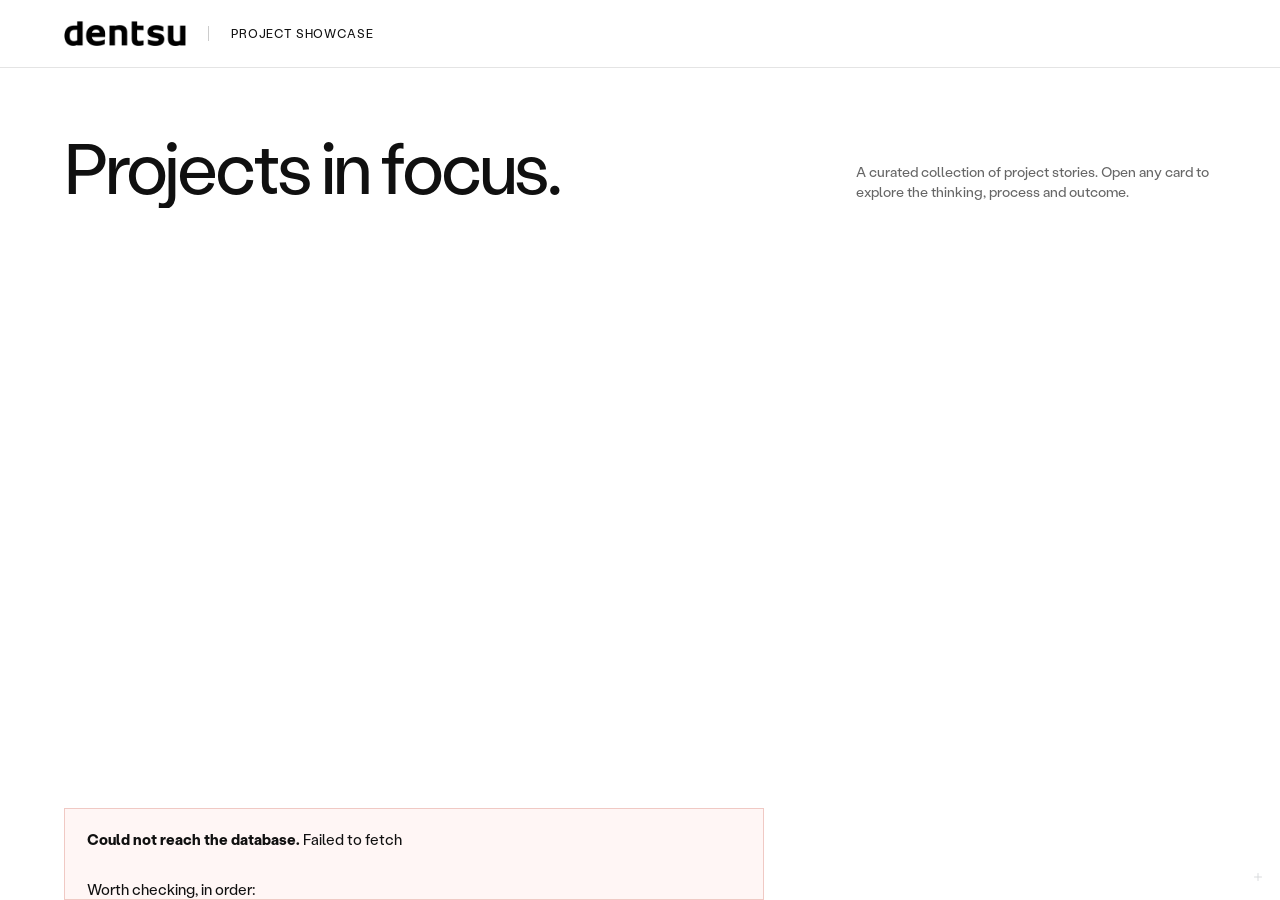
<file: index.html>
<!doctype html>
<html lang="en">
<head>
<meta charset="utf-8">
<meta name="viewport" content="width=device-width, initial-scale=1">
<title>Project showcase</title>
<meta name="description" content="A showcase of selected project stories.">
<link rel="icon" href="assets/123.png">
<link rel="stylesheet" href="styles.css">
<script>
  // Hide the page for the landing sequence; the fallback reveals it if the script never runs.
  document.documentElement.classList.add('is-loading');
  setTimeout(() => document.documentElement.classList.remove('is-loading'), 2500);
</script>
<script src="config.js"></script>
<script src="app.js" defer></script>
</head>
<body>
<a class="skip" href="#grid">Skip to projects</a>

<header>
  <a href="index.html" aria-label="Project showcase home"><img class="logo" src="assets/dentsu.png" alt="dentsu"></a>
  <span class="header-label">PROJECT SHOWCASE</span>
</header>

<div class="publish-bar" id="publish-bar" hidden>
  <p><strong>Unpublished changes.</strong> <span id="publish-detail"></span></p>
  <div class="publish-actions">
    <button type="button" class="button primary" id="export">Download projects.json</button>
    <button type="button" class="button quiet" id="discard">Discard changes</button>
  </div>
</div>

<main>
  <!-- Edit this heading directly. It is not stored in the database. -->
  <section class="intro">
    <h1><span class="line"><span>Projects in focus.</span></span></h1>
    <p>A curated collection of project stories. Open any card to explore the thinking, process and outcome.</p>
  </section>

  <div class="projects-carousel" id="projects-carousel">
    <section id="grid" class="grid" aria-label="Project listing" tabindex="0"></section>
  </div>

  <div class="rail-foot" id="rail-foot">
    <div class="rail-progress" aria-hidden="true">
      <span class="rail-count" id="rail-current">1</span>
      <span class="rail-track"><span class="rail-thumb" id="rail-thumb"></span></span>
      <span class="rail-count is-total" id="rail-total">1</span>
    </div>
    <div class="carousel-controls" id="carousel-controls" aria-label="Project carousel controls">
      <button type="button" class="carousel-button" id="carousel-prev" aria-label="Previous project"><svg viewBox="0 0 24 24" aria-hidden="true"><path d="M19 12H5M11 6l-6 6 6 6"/></svg></button>
      <button type="button" class="carousel-button" id="carousel-next" aria-label="Next project"><svg viewBox="0 0 24 24" aria-hidden="true"><path d="M5 12h14M13 6l6 6-6 6"/></svg></button>
    </div>
  </div>

  <section class="notice" id="notice" hidden></section>

  <section class="empty" id="empty" hidden>
    <h2>No projects yet.</h2>
    <p id="empty-copy">Add your first project with the small + button in the bottom corner.</p>
  </section>
</main>

<footer>
  <img src="assets/dentsu.png" alt="dentsu">
</footer>

<button type="button" class="fab" id="add" aria-label="Add a project" hidden>
  <svg viewBox="0 0 24 24" aria-hidden="true"><path d="M12 6v12M6 12h12"/></svg>
</button>

<dialog id="editor" aria-labelledby="editor-title">
  <form method="dialog" id="form" novalidate>
    <div class="dialog-head">
      <h2 id="editor-title">Add a project</h2>
      <button type="button" class="close" id="cancel" aria-label="Close">&times;</button>
    </div>

    <div class="dialog-body">
      <div class="field">
        <label for="f-title">Title</label>
        <input id="f-title" name="title" type="text" maxlength="120" required autocomplete="off" placeholder="Project name">
        <p class="error" id="e-title" hidden>Add a title.</p>
      </div>

      <div class="field">
        <label for="f-description">Description</label>
        <textarea id="f-description" name="description" rows="3" maxlength="400" placeholder="One or two sentences about the project."></textarea>
      </div>

      <div class="field">
        <label for="f-link">Link</label>
        <input id="f-link" name="link" type="text" inputmode="url" autocomplete="off" placeholder="google.com">
        <p class="hint">Paste a full address, or just the domain — <code>https://</code> is added for you.</p>
        <p class="error" id="e-link" hidden>That doesn't look like a valid web address.</p>
      </div>

      <div class="field">
        <span class="label">Image</span>
        <div class="image-row">
          <div class="thumb" id="thumb" data-empty="true"><span>No image</span></div>
          <div class="image-controls">
            <input id="f-image-url" name="imageUrl" type="url" autocomplete="off" placeholder="Paste an image URL">
            <div class="image-buttons">
              <label class="button quiet file">
                Upload file
                <input id="f-image-file" type="file" accept="image/*" hidden>
              </label>
              <button type="button" class="button quiet" id="clear-image">Remove</button>
            </div>
            <p class="hint">Uploads are resized automatically, so no image hosting is needed.</p>
          </div>
        </div>
      </div>

      <div class="field checkbox">
        <label for="f-newtab">
          <input id="f-newtab" name="newTab" type="checkbox" checked>
          <span>Open in a new tab</span>
        </label>
        <p class="hint">Unchecked, the link opens in the same tab.</p>
      </div>
    </div>

    <div class="dialog-foot">
      <button type="button" class="button quiet" id="cancel-2">Cancel</button>
      <button type="submit" class="button primary" id="save">Save project</button>
    </div>
  </form>
</dialog>

<div class="toast" id="toast" role="status" aria-live="polite" hidden></div>
</body>
</html>
</file>
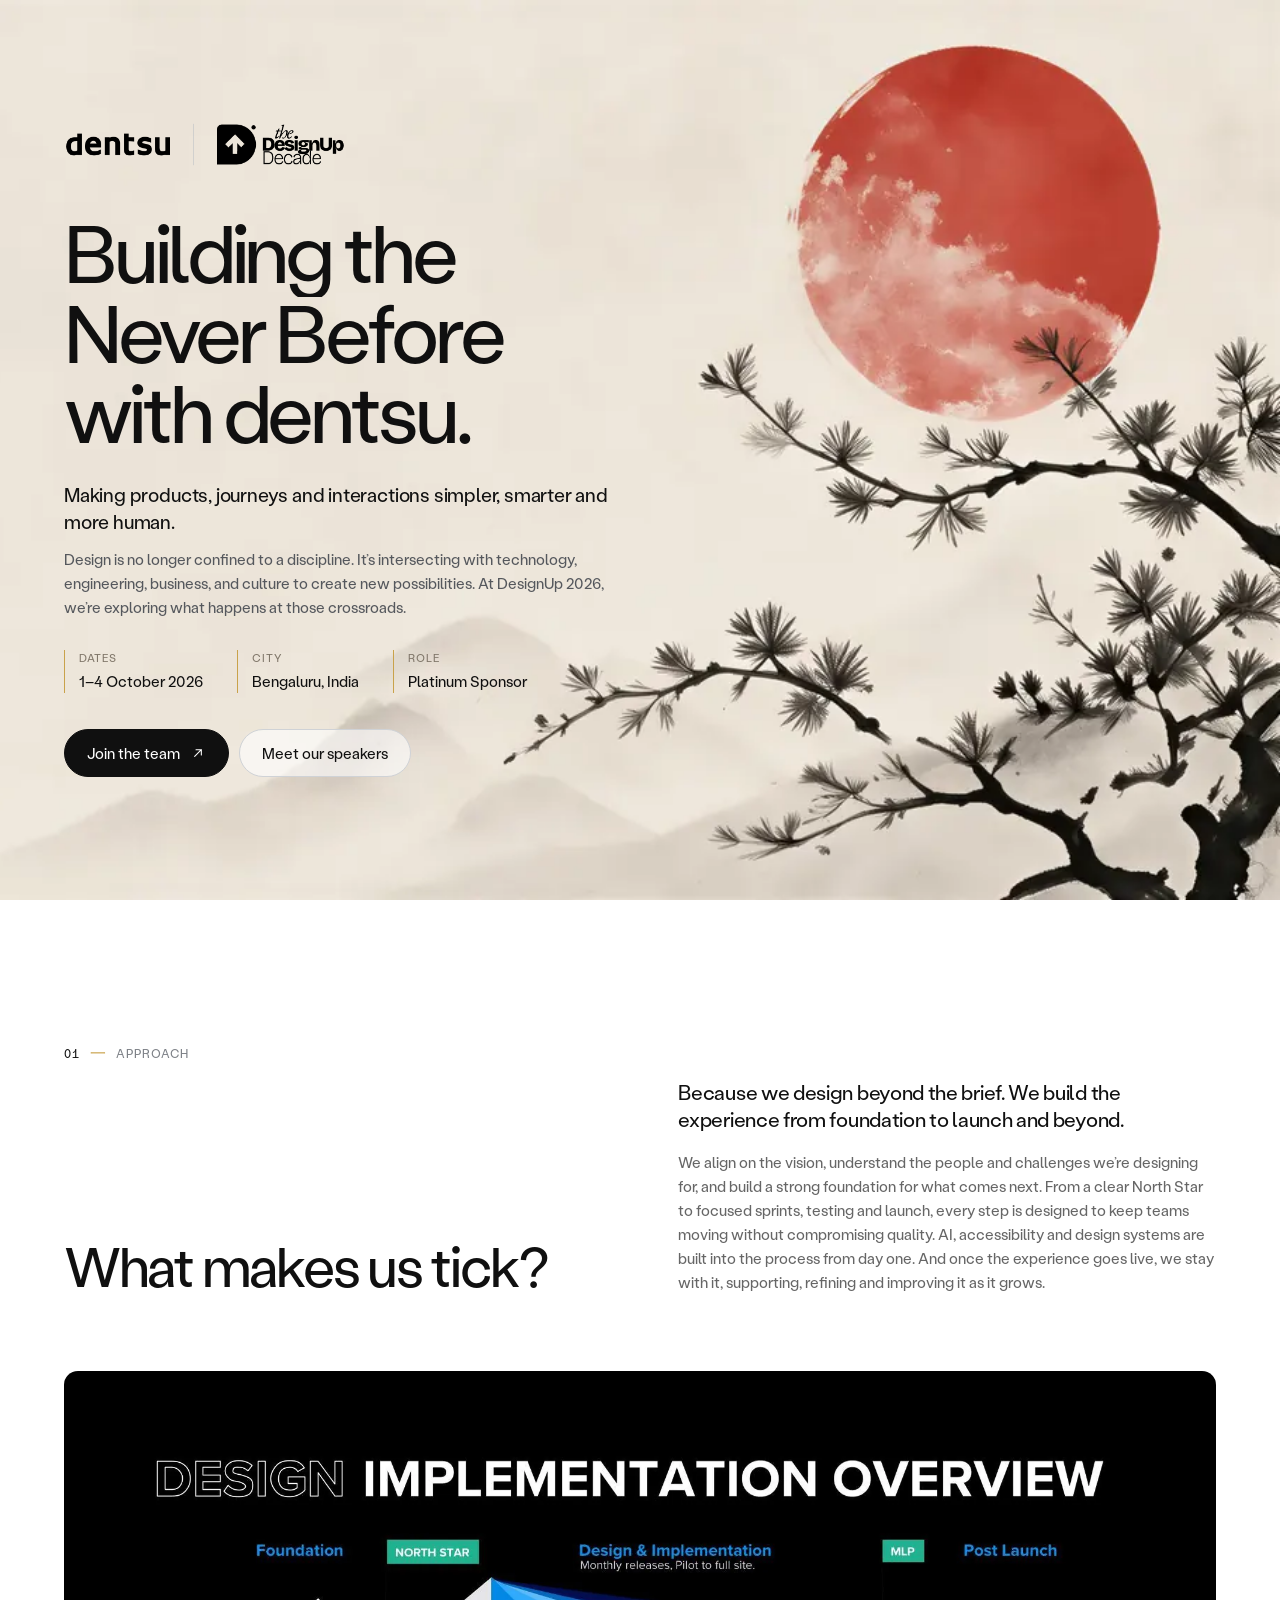
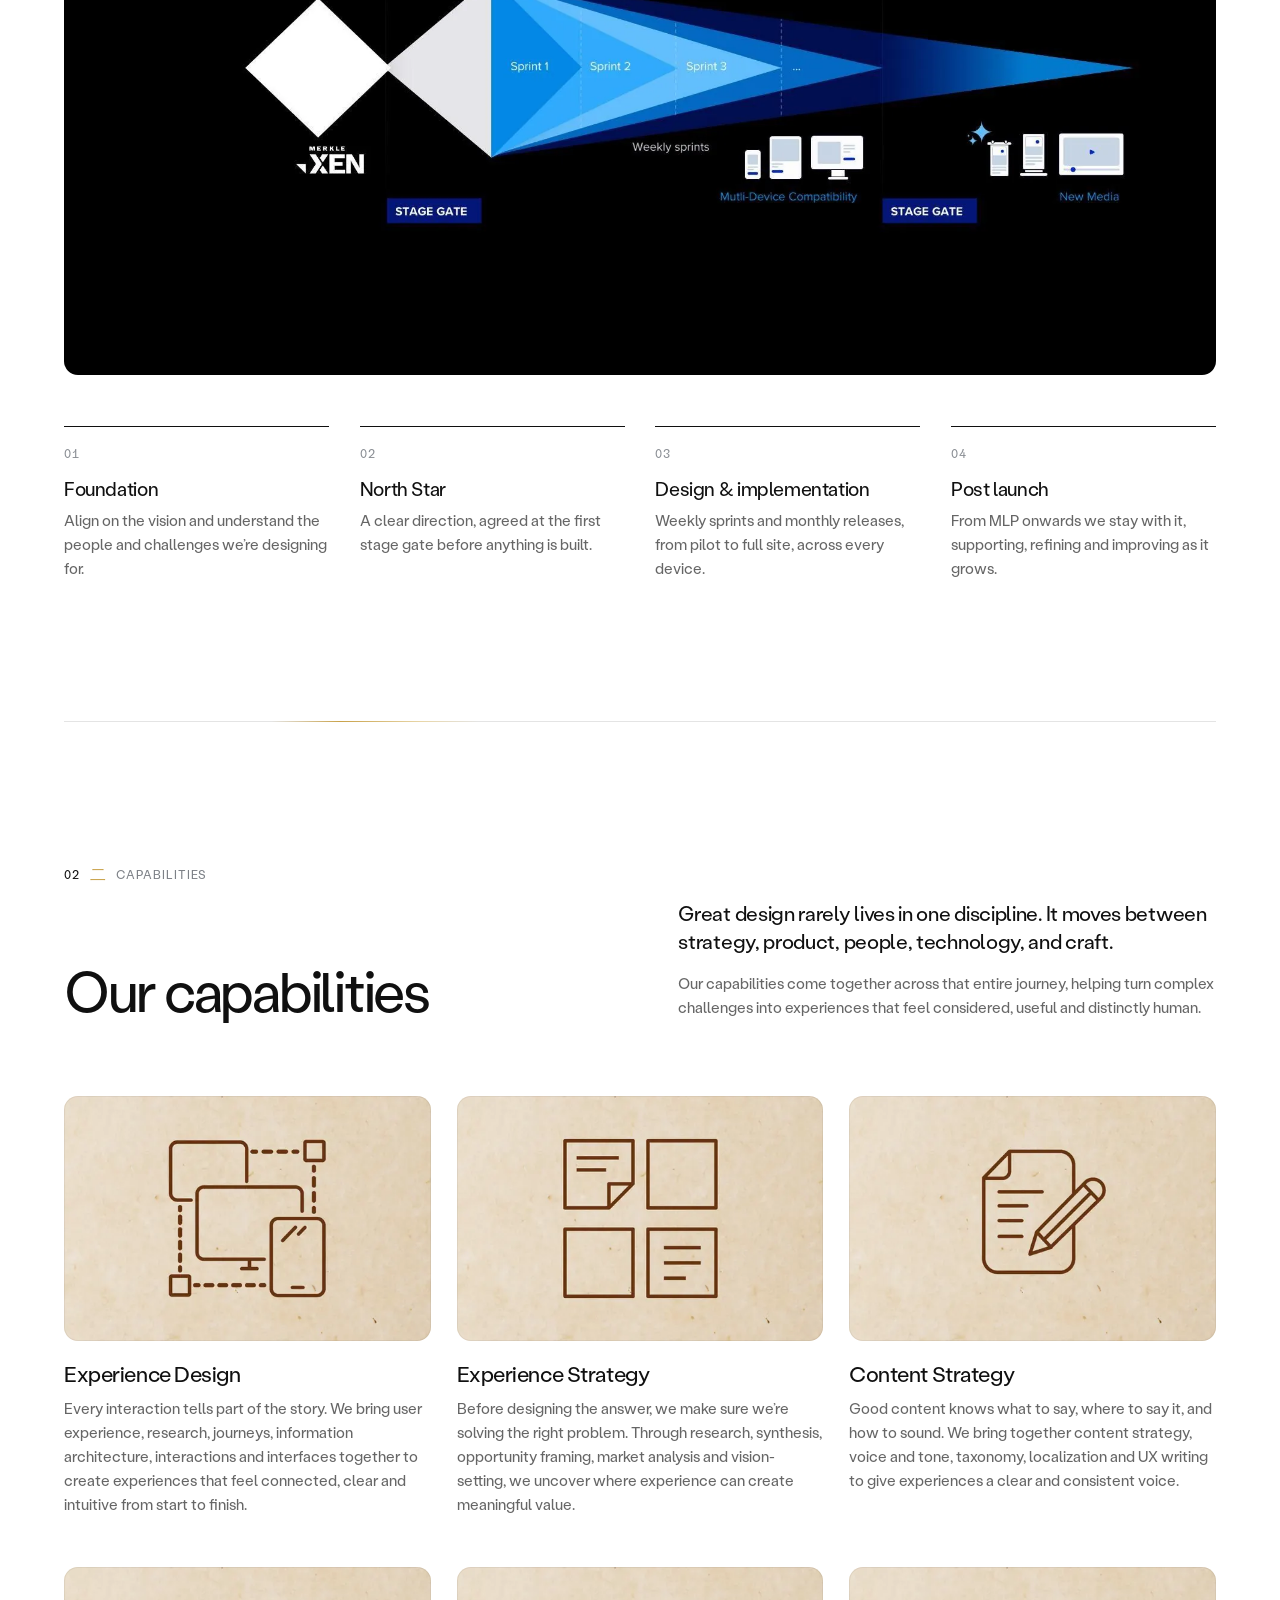
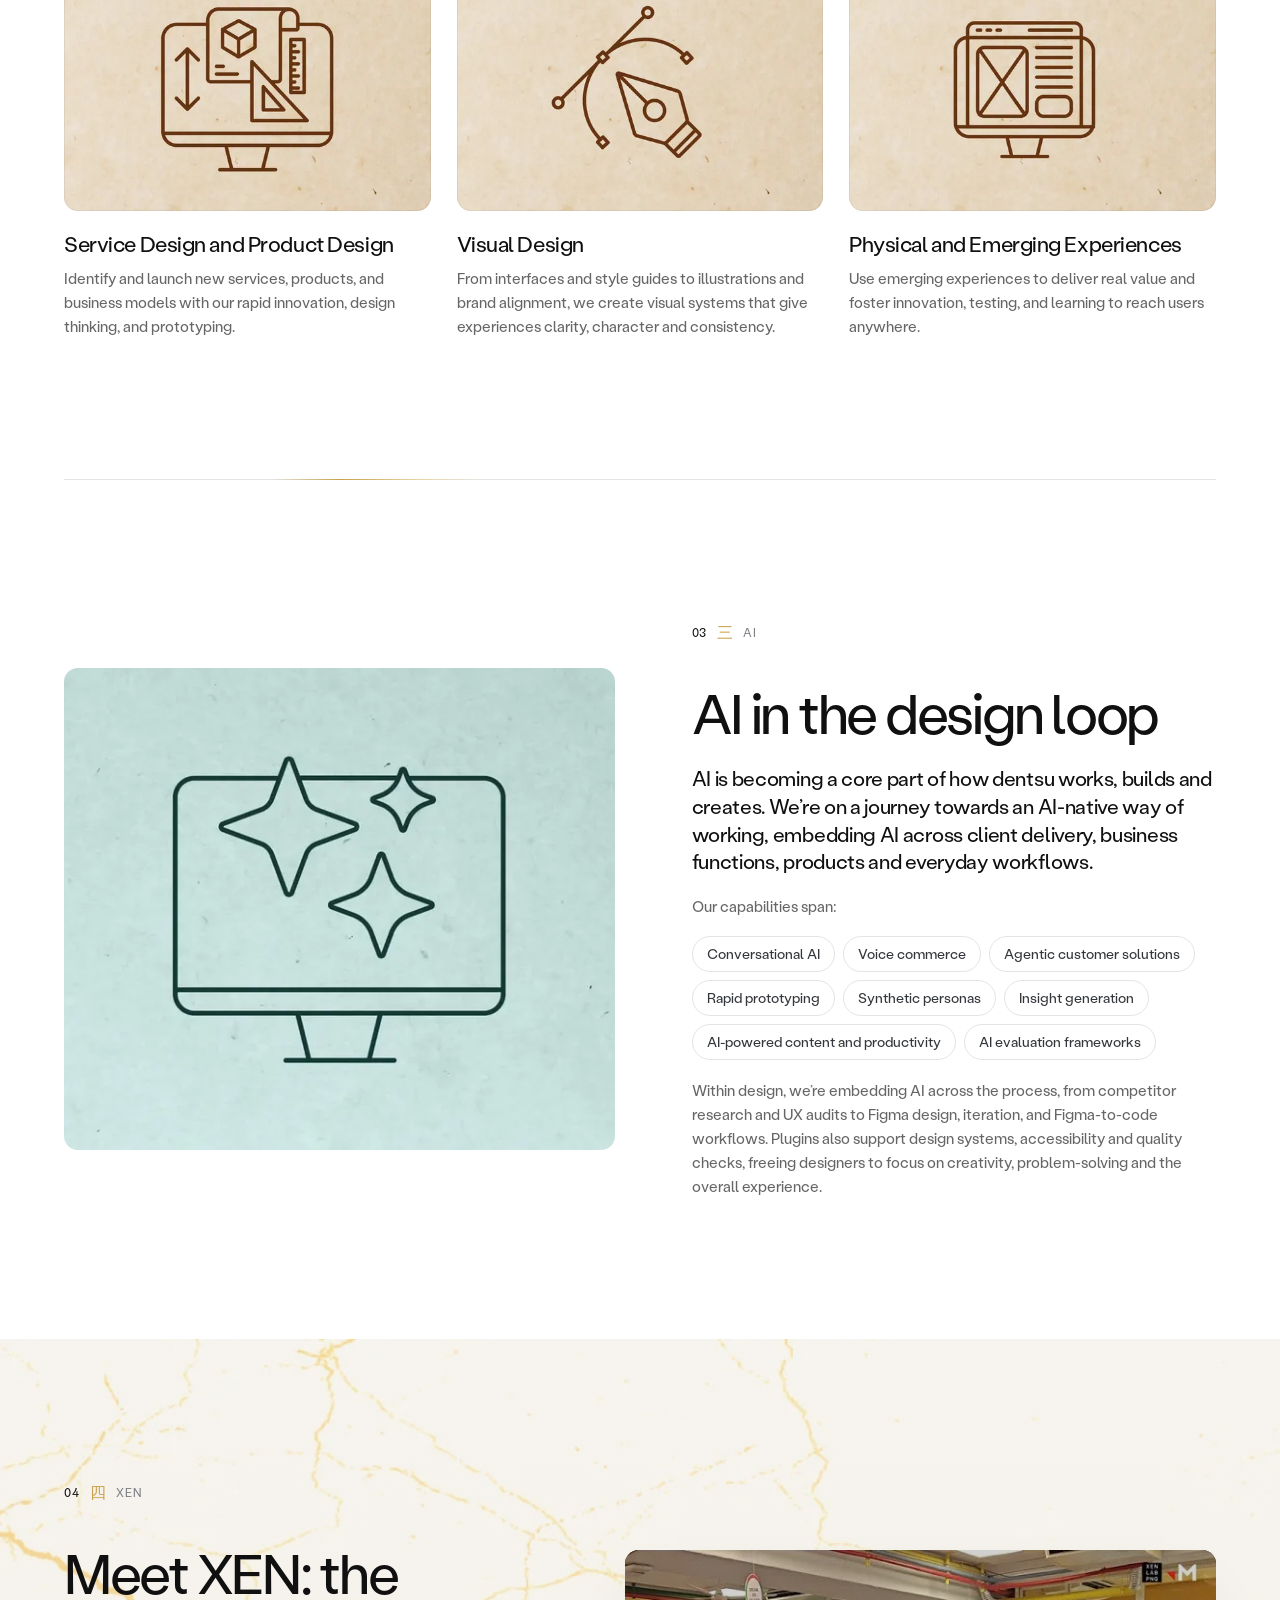
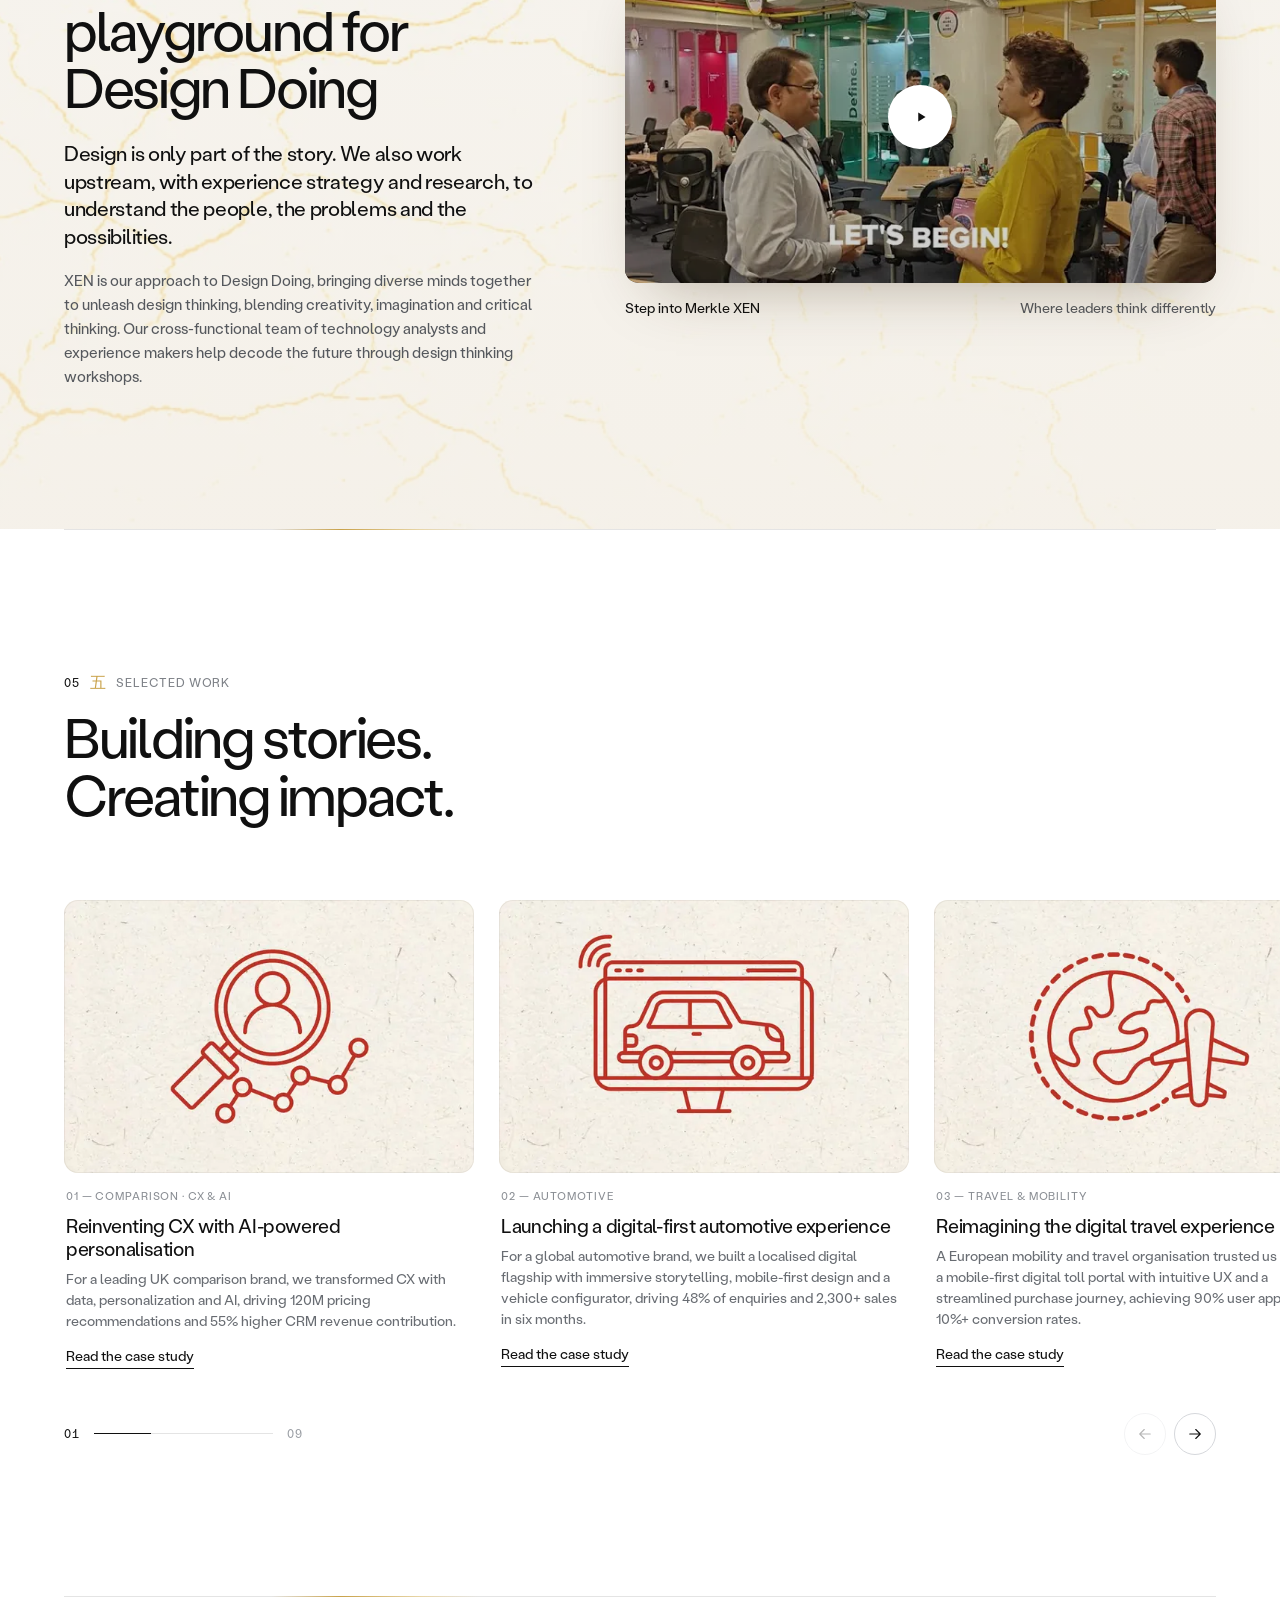
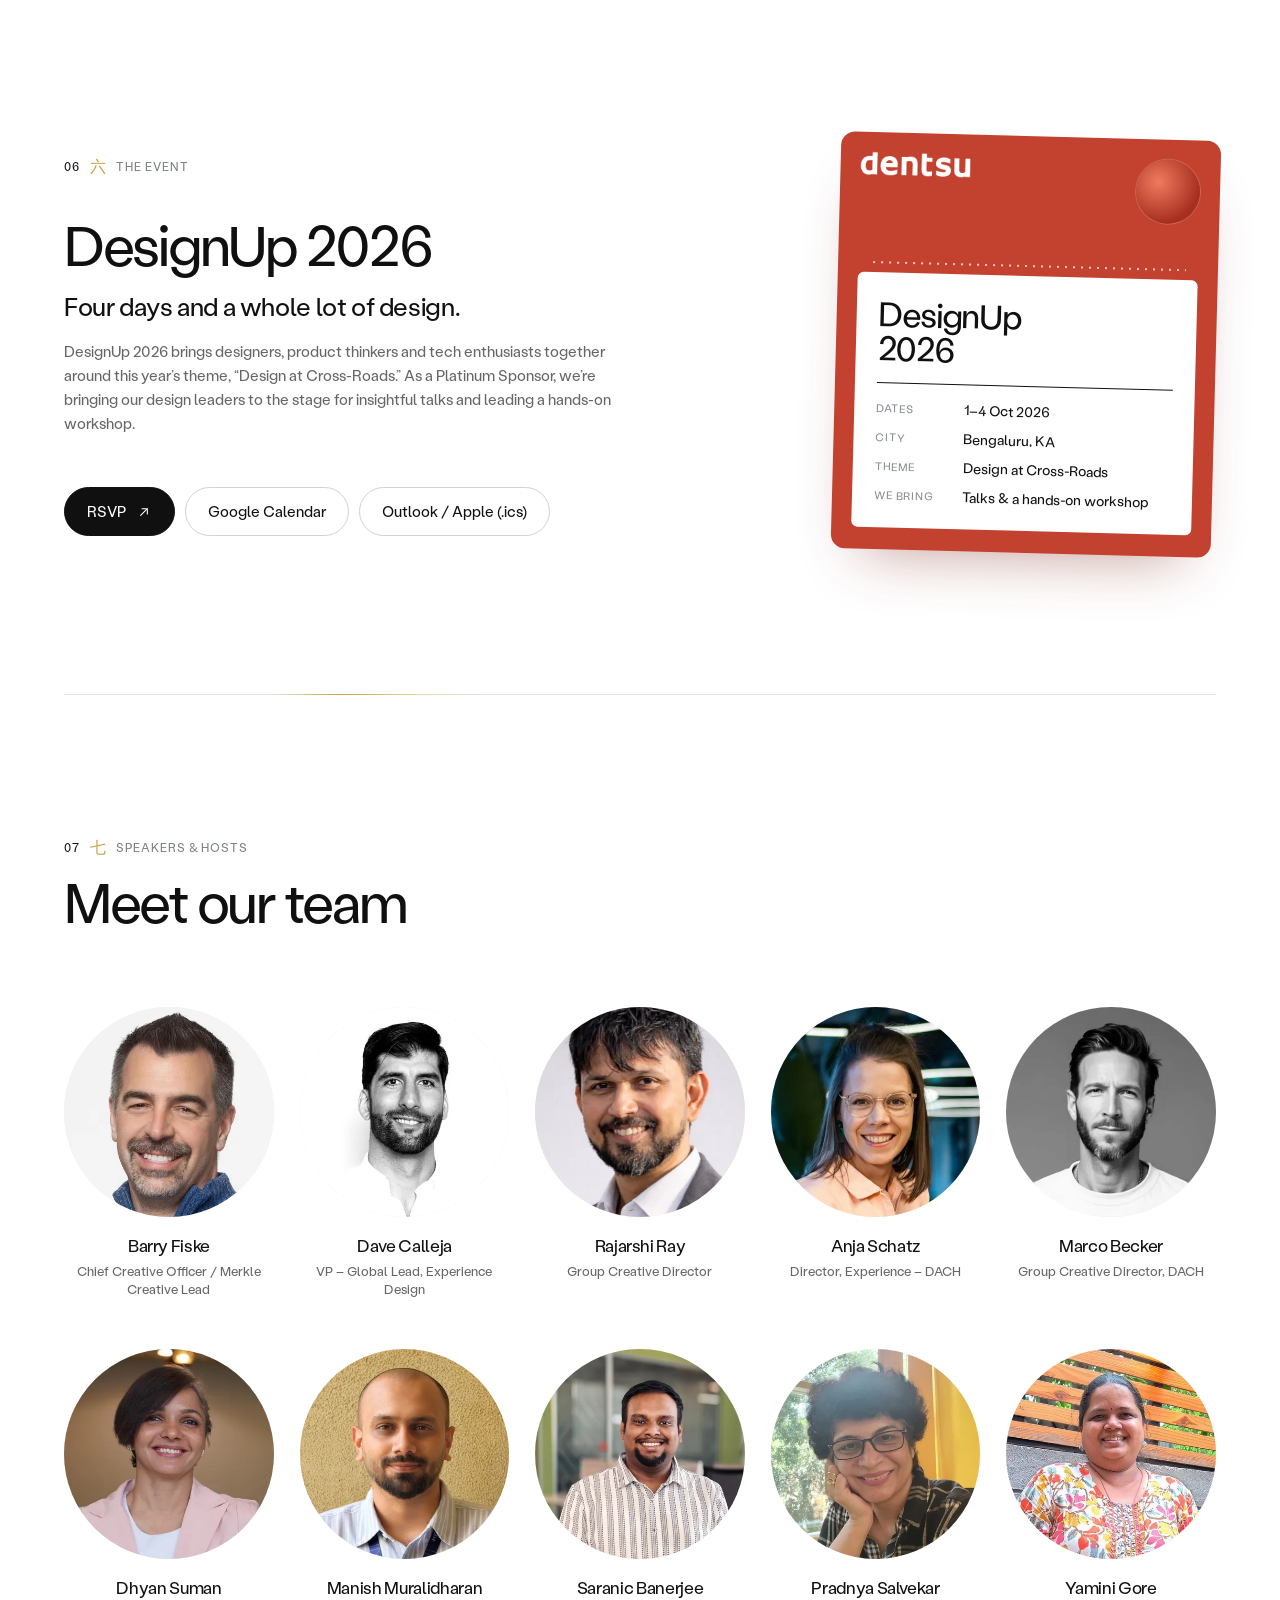
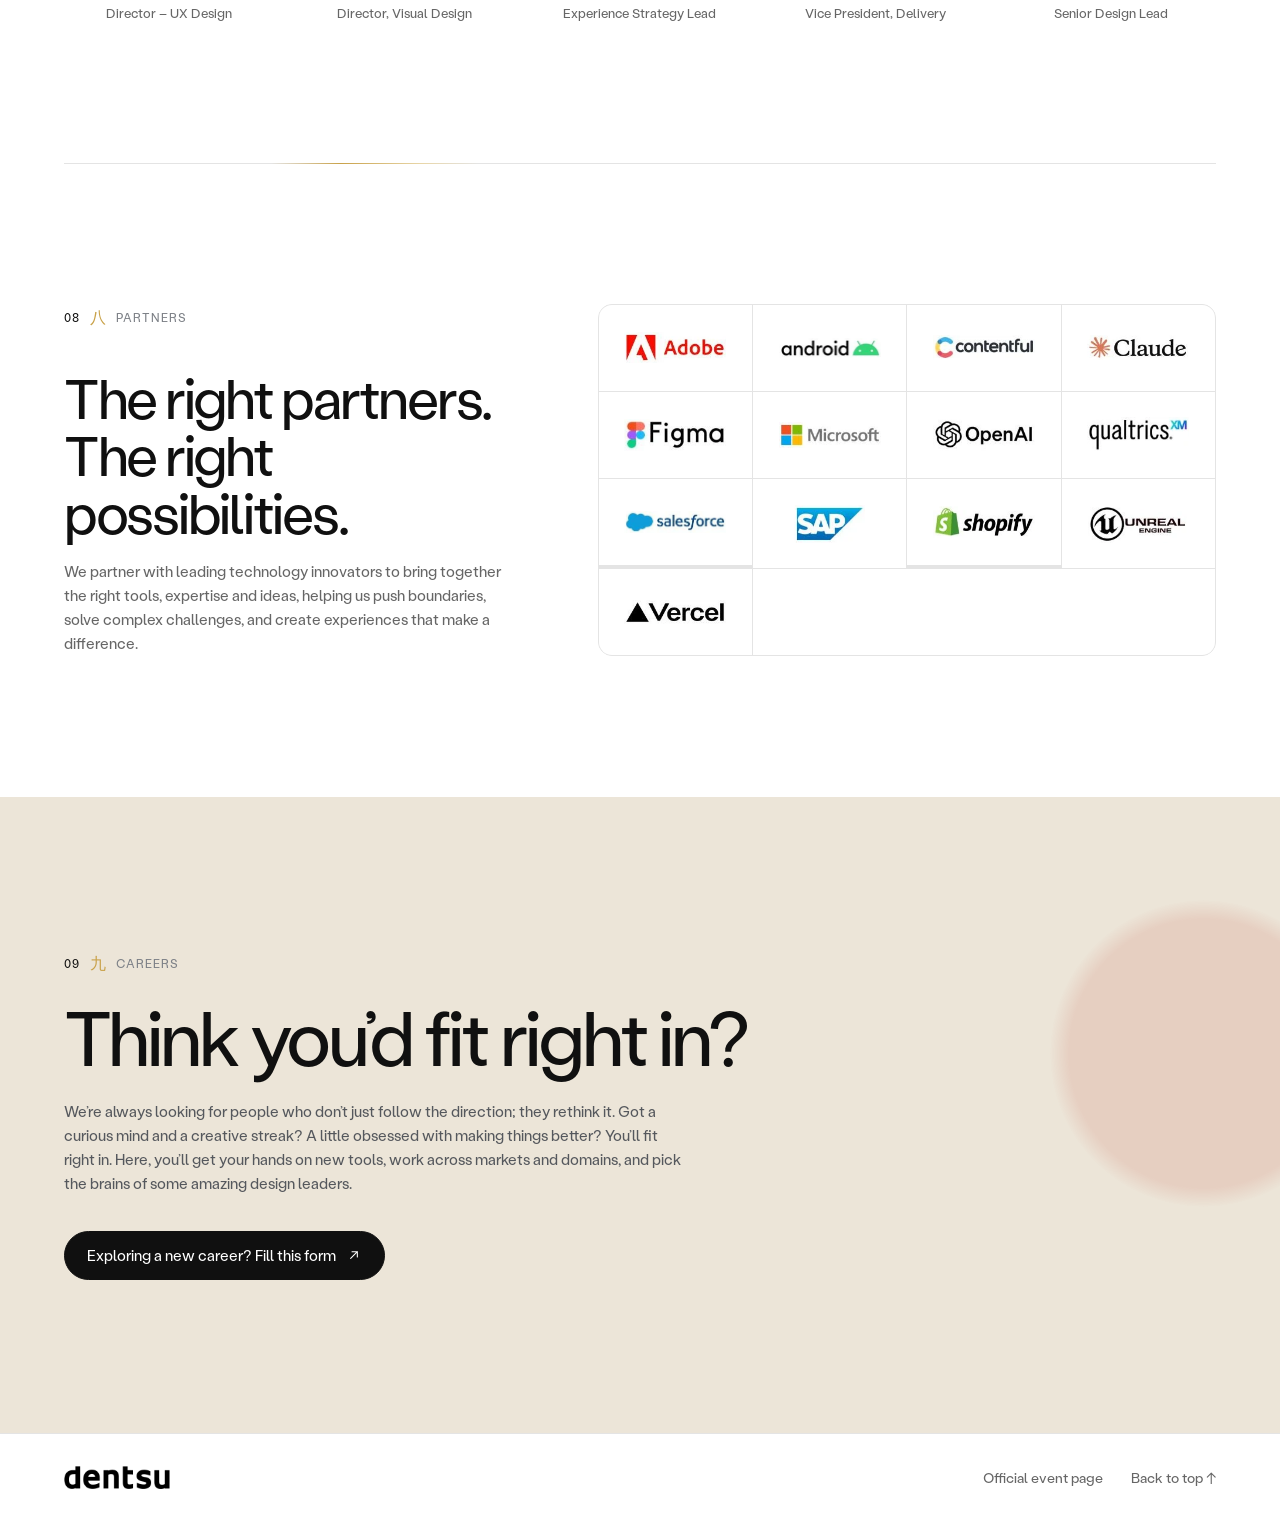
<file: designup2026/index.html>
<!doctype html>
<html lang="en">
<head>
<meta charset="utf-8">
<meta name="viewport" content="width=device-width, initial-scale=1, viewport-fit=cover">
<script>
  // Relative paths need the trailing slash: /designup2026 -> /designup2026/
  if (!/\/$|\.html$/.test(location.pathname)) location.replace(location.pathname + '/' + location.search + location.hash);
  document.documentElement.classList.add('js', 'is-loading');
  setTimeout(() => document.documentElement.classList.remove('is-loading'), 2500);
</script>
<title>dentsu at DesignUp 2026 — Building the Never Before</title>
<meta name="description" content="dentsu is Platinum Sponsor of DesignUp 2026, Bengaluru, 1–4 October. Meet our design leaders, our capabilities, XEN and the work behind them.">
<meta name="theme-color" content="#ece5d8">
<meta property="og:type" content="website">
<meta property="og:title" content="dentsu at DesignUp 2026 — Building the Never Before">
<meta property="og:description" content="Making products, journeys and interactions simpler, smarter and more human. 1–4 October 2026, Bengaluru.">
<meta property="og:image" content="assets/share.jpg">
<meta name="twitter:card" content="summary_large_image">
<link rel="icon" href="../assets/123.png">
<link rel="preload" href="../assets/StabilGrotesk-Regular.woff2" as="font" type="font/woff2" crossorigin>
<link rel="preload" as="image" href="assets/hero-1280.webp" imagesrcset="assets/hero-1280.webp 1280w, assets/hero-2400.webp 2400w" imagesizes="100vw">
<link rel="stylesheet" href="styles.css">
<script src="app.js" defer></script>
</head>
<body id="top">
<a class="skip" href="#main">Skip to content</a>

<main id="main">

  <!-- ============ Hero ============ -->
  <section class="hero" aria-labelledby="hero-title">
    <picture class="hero-art" aria-hidden="true">
      <img src="assets/hero-1280.webp" srcset="assets/hero-1280.webp 1280w, assets/hero-2400.webp 2400w" sizes="100vw" alt="" width="2400" height="1200" fetchpriority="high">
    </picture>

    <div class="hero-inner">
      <img class="lockup" src="assets/lockup-black.webp" alt="dentsu × the DesignUp Decade" width="1000" height="152">

      <h1 id="hero-title">
        <span class="line"><span>Building the</span></span>
        <span class="line"><span>Never Before</span></span>
        <span class="line"><span>with dentsu.</span></span>
      </h1>

      <div class="hero-copy">
        <p class="hero-lede">Making products, journeys and interactions simpler, smarter and more human.</p>
        <p>Design is no longer confined to a discipline. It’s intersecting with technology, engineering, business, and culture to create new possibilities. At DesignUp 2026, we’re exploring what happens at those crossroads.</p>
      </div>

      <ul class="hero-meta" aria-label="Event details">
        <li><span>Dates</span>1–4 October 2026</li>
        <li><span>City</span>Bengaluru, India</li>
        <li><span>Role</span>Platinum Sponsor</li>
      </ul>

      <div class="actions">
        <a class="button primary" href="https://forms.cloud.microsoft/Pages/ResponsePage.aspx?id=7JKJbtV2pU6OrrDF5Vh0mjL_e0julWZCl5RpW_bopMtURFpLWUVUSkQzMUNaVVVMT1MzR1pXTFBURy4u" target="_blank" rel="noopener">Join the team <svg viewBox="0 0 24 24" aria-hidden="true"><path d="M7 17 17 7M9 7h8v8"/></svg></a>
        <a class="button quiet" href="#team">Meet our speakers</a>
      </div>
    </div>
  </section>

  <!-- ============ 01 Approach ============ -->
  <section class="section" id="approach" aria-labelledby="approach-title">
    <div class="section-head reveal">
      <p class="eyebrow"><span class="num">01</span><span class="kanji" aria-hidden="true">一</span>Approach</p>
      <h2 id="approach-title">What makes us tick?</h2>
      <div class="section-intro">
        <p class="lede">Because we design beyond the brief. We build the experience from foundation to launch and beyond.</p>
        <p>We align on the vision, understand the people and challenges we’re designing for, and build a strong foundation for what comes next. From a clear North Star to focused sprints, testing and launch, every step is designed to keep teams moving without compromising quality. AI, accessibility and design systems are built into the process from day one. And once the experience goes live, we stay with it, supporting, refining and improving it as it grows.</p>
      </div>
    </div>

    <figure class="diagram reveal">
      <a href="assets/why-us-1920.webp" target="_blank" rel="noopener" aria-label="Open the design implementation overview at full size">
        <img src="assets/why-us-960.webp" srcset="assets/why-us-960.webp 960w, assets/why-us-1920.webp 1920w" sizes="(max-width: 1400px) 92vw, 1300px" alt="Design implementation overview: Foundation, then a North Star stage gate, then Design and Implementation in weekly sprints with monthly releases from pilot to full site, then an MLP stage gate and Post Launch across multiple devices and new media." width="1920" height="1007" loading="lazy" decoding="async">
      </a>
    </figure>

    <ol class="steps reveal" aria-label="How we work">
      <li><span class="step-num">01</span><h3>Foundation</h3><p>Align on the vision and understand the people and challenges we’re designing for.</p></li>
      <li><span class="step-num">02</span><h3>North Star</h3><p>A clear direction, agreed at the first stage gate before anything is built.</p></li>
      <li><span class="step-num">03</span><h3>Design &amp; implementation</h3><p>Weekly sprints and monthly releases, from pilot to full site, across every device.</p></li>
      <li><span class="step-num">04</span><h3>Post launch</h3><p>From MLP onwards we stay with it, supporting, refining and improving as it grows.</p></li>
    </ol>
  </section>

  <!-- ============ 02 Capabilities ============ -->
  <section class="section" id="capabilities" aria-labelledby="capabilities-title">
    <div class="section-head reveal">
      <p class="eyebrow"><span class="num">02</span><span class="kanji" aria-hidden="true">二</span>Capabilities</p>
      <h2 id="capabilities-title">Our capabilities</h2>
      <div class="section-intro">
        <p class="lede">Great design rarely lives in one discipline. It moves between strategy, product, people, technology, and craft.</p>
        <p>Our capabilities come together across that entire journey, helping turn complex challenges into experiences that feel considered, useful and distinctly human.</p>
      </div>
    </div>

    <ul class="cap-grid">
      <li class="cap reveal">
        <div class="media"><img src="assets/cap-experience-design-560.webp" srcset="assets/cap-experience-design-560.webp 560w, assets/cap-experience-design-1080.webp 1080w" sizes="(max-width: 640px) 92vw, (max-width: 1000px) 46vw, 30vw" alt="" width="1080" height="720" loading="lazy" decoding="async"></div>
        <h3>Experience Design</h3>
        <p>Every interaction tells part of the story. We bring user experience, research, journeys, information architecture, interactions and interfaces together to create experiences that feel connected, clear and intuitive from start to finish.</p>
      </li>
      <li class="cap reveal">
        <div class="media"><img src="assets/cap-experience-strategy-560.webp" srcset="assets/cap-experience-strategy-560.webp 560w, assets/cap-experience-strategy-1080.webp 1080w" sizes="(max-width: 640px) 92vw, (max-width: 1000px) 46vw, 30vw" alt="" width="1080" height="720" loading="lazy" decoding="async"></div>
        <h3>Experience Strategy</h3>
        <p>Before designing the answer, we make sure we’re solving the right problem. Through research, synthesis, opportunity framing, market analysis and vision-setting, we uncover where experience can create meaningful value.</p>
      </li>
      <li class="cap reveal">
        <div class="media"><img src="assets/cap-content-strategy-560.webp" srcset="assets/cap-content-strategy-560.webp 560w, assets/cap-content-strategy-1080.webp 1080w" sizes="(max-width: 640px) 92vw, (max-width: 1000px) 46vw, 30vw" alt="" width="1080" height="720" loading="lazy" decoding="async"></div>
        <h3>Content Strategy</h3>
        <p>Good content knows what to say, where to say it, and how to sound. We bring together content strategy, voice and tone, taxonomy, localization and UX writing to give experiences a clear and consistent voice.</p>
      </li>
      <li class="cap reveal">
        <div class="media"><img src="assets/cap-service-product-560.webp" srcset="assets/cap-service-product-560.webp 560w, assets/cap-service-product-1080.webp 1080w" sizes="(max-width: 640px) 92vw, (max-width: 1000px) 46vw, 30vw" alt="" width="1080" height="720" loading="lazy" decoding="async"></div>
        <h3>Service Design and Product Design</h3>
        <p>Identify and launch new services, products, and business models with our rapid innovation, design thinking, and prototyping.</p>
      </li>
      <li class="cap reveal">
        <div class="media"><img src="assets/cap-visual-design-560.webp" srcset="assets/cap-visual-design-560.webp 560w, assets/cap-visual-design-1080.webp 1080w" sizes="(max-width: 640px) 92vw, (max-width: 1000px) 46vw, 30vw" alt="" width="1080" height="720" loading="lazy" decoding="async"></div>
        <h3>Visual Design</h3>
        <p>From interfaces and style guides to illustrations and brand alignment, we create visual systems that give experiences clarity, character and consistency.</p>
      </li>
      <li class="cap reveal">
        <div class="media"><img src="assets/cap-physical-emerging-560.webp" srcset="assets/cap-physical-emerging-560.webp 560w, assets/cap-physical-emerging-1080.webp 1080w" sizes="(max-width: 640px) 92vw, (max-width: 1000px) 46vw, 30vw" alt="" width="1080" height="720" loading="lazy" decoding="async"></div>
        <h3>Physical and Emerging Experiences</h3>
        <p>Use emerging experiences to deliver real value and foster innovation, testing, and learning to reach users anywhere.</p>
      </li>
    </ul>
  </section>

  <!-- ============ 03 AI ============ -->
  <section class="section split" id="ai" aria-labelledby="ai-title">
    <div class="split-media reveal">
      <img src="assets/ai-design-loop-800.webp" srcset="assets/ai-design-loop-800.webp 800w, assets/ai-design-loop-1400.webp 1400w" sizes="(max-width: 900px) 92vw, 46vw" alt="" width="1400" height="875" loading="lazy" decoding="async">
    </div>
    <div class="split-body reveal">
      <p class="eyebrow"><span class="num">03</span><span class="kanji" aria-hidden="true">三</span>AI</p>
      <h2 id="ai-title">AI in the design loop</h2>
      <p class="lede">AI is becoming a core part of how dentsu works, builds and creates. We’re on a journey towards an AI-native way of working, embedding AI across client delivery, business functions, products and everyday workflows.</p>
      <p>Our capabilities span:</p>
      <ul class="chips">
        <li>Conversational AI</li>
        <li>Voice commerce</li>
        <li>Agentic customer solutions</li>
        <li>Rapid prototyping</li>
        <li>Synthetic personas</li>
        <li>Insight generation</li>
        <li>AI-powered content and productivity</li>
        <li>AI evaluation frameworks</li>
      </ul>
      <p>Within design, we’re embedding AI across the process, from competitor research and UX audits to Figma design, iteration, and Figma-to-code workflows. Plugins also support design systems, accessibility and quality checks, freeing designers to focus on creativity, problem-solving and the overall experience.</p>
    </div>
  </section>

  <!-- ============ 04 XEN ============ -->
  <section class="section xen" id="xen" aria-labelledby="xen-title">
    <div class="xen-inner">
      <div class="xen-body reveal">
        <p class="eyebrow"><span class="num">04</span><span class="kanji" aria-hidden="true">四</span>XEN</p>
        <h2 id="xen-title">Meet XEN: the playground for Design Doing</h2>
        <p class="lede">Design is only part of the story. We also work upstream, with experience strategy and research, to understand the people, the problems and the possibilities.</p>
        <p>XEN is our approach to Design Doing, bringing diverse minds together to unleash design thinking, blending creativity, imagination and critical thinking. Our cross-functional team of technology analysts and experience makers help decode the future through design thinking workshops.</p>
      </div>

      <figure class="video-figure reveal">
        <div class="video" id="xen-video" data-video="2BaKWPvI8AM" data-title="Step Into Merkle XEN: Where Leaders Think Differently">
          <img src="assets/xen-video-640.webp" alt="" width="640" height="360" loading="lazy" decoding="async">
          <button type="button" class="video-play" aria-label="Play video: Step Into Merkle XEN — Where Leaders Think Differently">
            <span class="play-ring" aria-hidden="true"><svg viewBox="0 0 24 24"><path d="M9 7v10l8-5z"/></svg></span>
          </button>
          <noscript><a class="video-fallback" href="https://www.youtube.com/watch?v=2BaKWPvI8AM">Watch on YouTube</a></noscript>
        </div>
        <figcaption><strong>Step into Merkle XEN</strong><span>Where leaders think differently</span></figcaption>
      </figure>
    </div>
  </section>

  <!-- ============ 05 Work ============ -->
  <section class="section work" id="work" aria-labelledby="work-title">
    <div class="section-head reveal">
      <p class="eyebrow"><span class="num">05</span><span class="kanji" aria-hidden="true">五</span>Selected work</p>
      <h2 id="work-title">Building stories. Creating impact.</h2>
    </div>

    <div class="rail" id="work-rail" tabindex="0" aria-label="Case studies — scroll sideways">
      <article class="story">
        <a class="story-link" href="https://www.merkle.com/en/work/case-studies/compare-the-market.html" target="_blank" rel="noopener">
          <div class="media"><img src="assets/case-cx-personalisation-560.webp" srcset="assets/case-cx-personalisation-560.webp 560w, assets/case-cx-personalisation-1080.webp 1080w" sizes="(max-width: 700px) 84vw, 440px" alt="" width="1080" height="720" loading="lazy" decoding="async"><span class="story-cta" aria-hidden="true"><svg viewBox="0 0 24 24"><path d="M7 17 17 7M9 7h8v8"/></svg></span></div>
          <div class="story-body">
            <span class="story-kicker">01 — Comparison · CX &amp; AI</span>
            <h3>Reinventing CX with AI-powered personalisation</h3>
            <p>For a leading UK comparison brand, we transformed CX with data, personalization and AI, driving 120M pricing recommendations and 55% higher CRM revenue contribution.</p>
            <span class="story-more">Read the case study</span>
          </div>
        </a>
      </article>
      <article class="story">
        <a class="story-link" href="https://www.merkle.com/en/work/case-studies/geely-auto-australia.html" target="_blank" rel="noopener">
          <div class="media"><img src="assets/case-automotive-560.webp" srcset="assets/case-automotive-560.webp 560w, assets/case-automotive-1080.webp 1080w" sizes="(max-width: 700px) 84vw, 440px" alt="" width="1080" height="720" loading="lazy" decoding="async"><span class="story-cta" aria-hidden="true"><svg viewBox="0 0 24 24"><path d="M7 17 17 7M9 7h8v8"/></svg></span></div>
          <div class="story-body">
            <span class="story-kicker">02 — Automotive</span>
            <h3>Launching a digital-first automotive experience</h3>
            <p>For a global automotive brand, we built a localised digital flagship with immersive storytelling, mobile-first design and a vehicle configurator, driving 48% of enquiries and 2,300+ sales in six months.</p>
            <span class="story-more">Read the case study</span>
          </div>
        </a>
      </article>
      <article class="story">
        <a class="story-link" href="https://www.merkle.com/en/work/case-studies/adac.html" target="_blank" rel="noopener">
          <div class="media"><img src="assets/case-travel-560.webp" srcset="assets/case-travel-560.webp 560w, assets/case-travel-1080.webp 1080w" sizes="(max-width: 700px) 84vw, 440px" alt="" width="1080" height="720" loading="lazy" decoding="async"><span class="story-cta" aria-hidden="true"><svg viewBox="0 0 24 24"><path d="M7 17 17 7M9 7h8v8"/></svg></span></div>
          <div class="story-body">
            <span class="story-kicker">03 — Travel &amp; mobility</span>
            <h3>Reimagining the digital travel experience</h3>
            <p>A European mobility and travel organisation trusted us to create a mobile-first digital toll portal with intuitive UX and a streamlined purchase journey, achieving 90% user approval and 10%+ conversion rates.</p>
            <span class="story-more">Read the case study</span>
          </div>
        </a>
      </article>
      <article class="story">
        <div class="story-link">
          <div class="media"><img src="assets/case-agentic-car-560.webp" srcset="assets/case-agentic-car-560.webp 560w, assets/case-agentic-car-1080.webp 1080w" sizes="(max-width: 700px) 84vw, 440px" alt="" width="1080" height="720" loading="lazy" decoding="async"></div>
          <div class="story-body">
            <span class="story-kicker">04 — Automotive · Agentic AI</span>
            <h3>Designing a connected car-buying experience with agentic AI</h3>
            <p>An automotive brand partnered with us to create an AI Concierge-led, Agentforce-powered experience connecting digital discovery, service and financing for a personalised car-buying journey.</p>
          </div>
        </div>
      </article>
      <article class="story">
        <div class="story-link">
          <div class="media"><img src="assets/case-loyalty-560.webp" srcset="assets/case-loyalty-560.webp 560w, assets/case-loyalty-1080.webp 1080w" sizes="(max-width: 700px) 84vw, 440px" alt="" width="1080" height="720" loading="lazy" decoding="async"></div>
          <div class="story-body">
            <span class="story-kicker">05 — Retail · Design systems</span>
            <h3>Scaling a loyalty experience through a design system</h3>
            <p>A global retail brand partnered with us to build a scalable design system with reusable components, enabling faster delivery, CRO experimentation and continuous experience improvements.</p>
          </div>
        </div>
      </article>
      <article class="story">
        <div class="story-link">
          <div class="media"><img src="assets/case-analytics-560.webp" srcset="assets/case-analytics-560.webp 560w, assets/case-analytics-1080.webp 1080w" sizes="(max-width: 700px) 84vw, 440px" alt="" width="1080" height="720" loading="lazy" decoding="async"></div>
          <div class="story-body">
            <span class="story-kicker">06 — Beauty · Analytics</span>
            <h3>Turning analytics into experience opportunities</h3>
            <p>A beauty brand partnered with us to analyse user behaviour, conversion funnels and channel performance, identifying friction points and opportunities to improve digital engagement.</p>
          </div>
        </div>
      </article>
      <article class="story">
        <div class="story-link">
          <div class="media"><img src="assets/case-government-560.webp" srcset="assets/case-government-560.webp 560w, assets/case-government-1080.webp 1080w" sizes="(max-width: 700px) 84vw, 440px" alt="" width="1080" height="720" loading="lazy" decoding="async"></div>
          <div class="story-body">
            <span class="story-kicker">07 — Public sector</span>
            <h3>Reimagining digital government services</h3>
            <p>A government organisation partnered with us to transform citizen services and government platforms, creating more seamless and accessible digital journeys.</p>
          </div>
        </div>
      </article>
      <article class="story">
        <div class="story-link">
          <div class="media"><img src="assets/case-healthcare-560.webp" srcset="assets/case-healthcare-560.webp 560w, assets/case-healthcare-1080.webp 1080w" sizes="(max-width: 700px) 84vw, 440px" alt="" width="1080" height="720" loading="lazy" decoding="async"></div>
          <div class="story-body">
            <span class="story-kicker">08 — Healthcare</span>
            <h3>A smarter digital healthcare experience</h3>
            <p>A government healthcare platform partnered with us to create a connected digital experience for accessing healthcare services, patient history and insurance needs.</p>
          </div>
        </div>
      </article>
      <article class="story">
        <div class="story-link">
          <div class="media"><img src="assets/case-connected-care-560.webp" srcset="assets/case-connected-care-560.webp 560w, assets/case-connected-care-1080.webp 1080w" sizes="(max-width: 700px) 84vw, 440px" alt="" width="1080" height="720" loading="lazy" decoding="async"></div>
          <div class="story-body">
            <span class="story-kicker">09 — Healthcare · IoT</span>
            <h3>Connected care for disease management</h3>
            <p>A healthcare solution partnered with us to create a connected digital experience combining an IoT-enabled therapy device with a self-care app.</p>
          </div>
        </div>
      </article>
    </div>

    <div class="rail-foot" id="work-foot">
      <div class="rail-progress" aria-hidden="true">
        <span class="rail-count" id="rail-current">01</span>
        <span class="rail-track"><span class="rail-thumb" id="rail-thumb"></span></span>
        <span class="rail-count is-total">09</span>
      </div>
      <div class="carousel-controls">
        <button type="button" class="carousel-button" id="rail-prev" aria-label="Previous case study"><svg viewBox="0 0 24 24" aria-hidden="true"><path d="M19 12H5M11 6l-6 6 6 6"/></svg></button>
        <button type="button" class="carousel-button" id="rail-next" aria-label="Next case study"><svg viewBox="0 0 24 24" aria-hidden="true"><path d="M5 12h14M13 6l6 6-6 6"/></svg></button>
      </div>
    </div>
  </section>

  <!-- ============ 06 DesignUp 2026 ============ -->
  <section class="section event" id="event" aria-labelledby="event-title">
    <div class="event-body reveal">
      <p class="eyebrow"><span class="num">06</span><span class="kanji" aria-hidden="true">六</span>The event</p>
      <h2 id="event-title">DesignUp 2026</h2>
      <p class="lede">Four days and a whole lot of design.</p>
      <p>DesignUp 2026 brings designers, product thinkers and tech enthusiasts together around this year’s theme, “Design at Cross-Roads.” As a Platinum Sponsor, we’re bringing our design leaders to the stage for insightful talks and leading a hands-on workshop.</p>
      <div class="actions">
        <a class="button primary" href="https://events.dentsu.com/designup2026#rsvp" target="_blank" rel="noopener">RSVP <svg viewBox="0 0 24 24" aria-hidden="true"><path d="M7 17 17 7M9 7h8v8"/></svg></a>
        <a class="button quiet" href="https://calendar.google.com/calendar/render?action=TEMPLATE&amp;text=DesignUp%202026%20%E2%80%94%20dentsu&amp;dates=20261001%2F20261005&amp;location=Bengaluru%2C%20Karnataka%2C%20India&amp;details=Design%20at%20Cross-Roads.%20dentsu%20is%20Platinum%20Sponsor%20%E2%80%94%20talks%20and%20a%20hands-on%20workshop.%20https%3A%2F%2Fevents.dentsu.com%2Fdesignup2026" target="_blank" rel="noopener">Google Calendar</a>
        <a class="button quiet" href="designup2026.ics" download>Outlook / Apple (.ics)</a>
      </div>
    </div>

    <!-- Ticket: echoes the event card, with a perforated stub -->
    <aside class="ticket reveal" aria-label="Event at a glance">
      <div class="ticket-top">
        <img src="../assets/dentsu.png" alt="dentsu" width="122" height="26">
        <span class="ticket-sun" aria-hidden="true"></span>
      </div>
      <div class="ticket-card">
        <p class="ticket-title">DesignUp<br>2026</p>
        <dl>
          <div><dt>Dates</dt><dd>1–4 Oct 2026</dd></div>
          <div><dt>City</dt><dd>Bengaluru, KA</dd></div>
          <div><dt>Theme</dt><dd>Design at Cross-Roads</dd></div>
          <div><dt>We bring</dt><dd>Talks &amp; a hands-on workshop</dd></div>
        </dl>
      </div>
    </aside>
  </section>

  <!-- ============ 07 Team ============ -->
  <section class="section team" id="team" aria-labelledby="team-title">
    <div class="section-head reveal">
      <p class="eyebrow"><span class="num">07</span><span class="kanji" aria-hidden="true">七</span>Speakers &amp; hosts</p>
      <h2 id="team-title">Meet our team</h2>
    </div>

    <ul class="people">
      <li class="person reveal"><div class="portrait"><img src="assets/team-barry-fiske-400.webp" alt="Barry Fiske" width="400" height="400" loading="lazy" decoding="async"></div><h3>Barry Fiske</h3><p>Chief Creative Officer / Merkle Creative Lead</p></li>
      <li class="person reveal"><div class="portrait"><img src="assets/team-dave-calleja-400.webp" alt="Dave Calleja" width="400" height="400" loading="lazy" decoding="async"></div><h3>Dave Calleja</h3><p>VP – Global Lead, Experience Design</p></li>
      <li class="person reveal"><div class="portrait"><img src="assets/team-rajarshi-ray-400.webp" alt="Rajarshi Ray" width="400" height="400" loading="lazy" decoding="async"></div><h3>Rajarshi Ray</h3><p>Group Creative Director</p></li>
      <li class="person reveal"><div class="portrait"><img src="assets/team-anja-schatz-400.webp" alt="Anja Schatz" width="400" height="400" loading="lazy" decoding="async"></div><h3>Anja Schatz</h3><p>Director, Experience – DACH</p></li>
      <li class="person reveal"><div class="portrait"><img src="assets/team-marco-becker-400.webp" alt="Marco Becker" width="400" height="400" loading="lazy" decoding="async"></div><h3>Marco Becker</h3><p>Group Creative Director, DACH</p></li>
      <li class="person reveal"><div class="portrait"><img src="assets/team-dhyan-suman-400.webp" alt="Dhyan Suman" width="400" height="400" loading="lazy" decoding="async"></div><h3>Dhyan Suman</h3><p>Director – UX Design</p></li>
      <li class="person reveal"><div class="portrait"><img src="assets/team-manish-muralidharan-400.webp" alt="Manish Muralidharan" width="400" height="400" loading="lazy" decoding="async"></div><h3>Manish Muralidharan</h3><p>Director, Visual Design</p></li>
      <li class="person reveal"><div class="portrait"><img src="assets/team-saranic-banerjee-400.webp" alt="Saranic Banerjee" width="400" height="400" loading="lazy" decoding="async"></div><h3>Saranic Banerjee</h3><p>Experience Strategy Lead</p></li>
      <li class="person reveal"><div class="portrait"><img src="assets/team-pradnya-salvekar-400.webp" alt="Pradnya Salvekar" width="400" height="400" loading="lazy" decoding="async"></div><h3>Pradnya Salvekar</h3><p>Vice President, Delivery</p></li>
      <li class="person reveal"><div class="portrait"><img src="assets/team-yamini-gore-400.webp" alt="Yamini Gore" width="400" height="400" loading="lazy" decoding="async"></div><h3>Yamini Gore</h3><p>Senior Design Lead</p></li>
    </ul>
  </section>

  <!-- ============ 08 Partners ============ -->
  <section class="section partners" id="partners" aria-labelledby="partners-title">
    <div class="partners-body reveal">
      <p class="eyebrow"><span class="num">08</span><span class="kanji" aria-hidden="true">八</span>Partners</p>
      <h2 id="partners-title">The right partners. The right possibilities.</h2>
      <p>We partner with leading technology innovators to bring together the right tools, expertise and ideas, helping us push boundaries, solve complex challenges, and create experiences that make a difference.</p>
    </div>
    <ul class="partners-logos reveal" aria-label="Technology partners">
      <li><img src="assets/partners/adobe.webp" alt="Adobe" width="174" height="54" loading="lazy" decoding="async"></li>
      <li><img src="assets/partners/android.webp" alt="Android" width="206" height="40" loading="lazy" decoding="async"></li>
      <li><img src="assets/partners/contentful.webp" alt="Contentful" width="181" height="44" loading="lazy" decoding="async"></li>
      <li><img src="assets/partners/claude.webp" alt="Claude" width="183" height="46" loading="lazy" decoding="async"></li>
      <li><img src="assets/partners/figma.webp" alt="Figma" width="166" height="53" loading="lazy" decoding="async"></li>
      <li><img src="assets/partners/microsoft.webp" alt="Microsoft" width="174" height="45" loading="lazy" decoding="async"></li>
      <li><img src="assets/partners/openai.webp" alt="OpenAI" width="169" height="53" loading="lazy" decoding="async"></li>
      <li><img src="assets/partners/qualtrics.webp" alt="Qualtrics" width="169" height="58" loading="lazy" decoding="async"></li>
      <li><img src="assets/partners/salesforce.webp" alt="Salesforce" width="209" height="45" loading="lazy" decoding="async"></li>
      <li><img src="assets/partners/sap.webp" alt="SAP" width="126" height="67" loading="lazy" decoding="async"></li>
      <li><img src="assets/partners/shopify.webp" alt="Shopify" width="195" height="61" loading="lazy" decoding="async"></li>
      <li><img src="assets/partners/unreal-engine.webp" alt="Unreal Engine" width="171" height="65" loading="lazy" decoding="async"></li>
      <li><img src="assets/partners/vercel.webp" alt="Vercel" width="174" height="41" loading="lazy" decoding="async"></li>
    </ul>
  </section>

  <!-- ============ 09 Careers ============ -->
  <section class="careers" id="careers" aria-labelledby="careers-title">
    <div class="careers-inner reveal">
      <p class="eyebrow"><span class="num">09</span><span class="kanji" aria-hidden="true">九</span>Careers</p>
      <h2 id="careers-title">Think you’d fit right in?</h2>
      <p>We’re always looking for people who don’t just follow the direction; they rethink it. Got a curious mind and a creative streak? A little obsessed with making things better? You’ll fit right in. Here, you’ll get your hands on new tools, work across markets and domains, and pick the brains of some amazing design leaders.</p>
      <div class="actions">
        <a class="button primary" href="https://forms.cloud.microsoft/Pages/ResponsePage.aspx?id=7JKJbtV2pU6OrrDF5Vh0mjL_e0julWZCl5RpW_bopMtURFpLWUVUSkQzMUNaVVVMT1MzR1pXTFBURy4u" target="_blank" rel="noopener">Exploring a new career? Fill this form <svg viewBox="0 0 24 24" aria-hidden="true"><path d="M7 17 17 7M9 7h8v8"/></svg></a>
      </div>
    </div>
    <span class="careers-sun" aria-hidden="true"></span>
  </section>
</main>

<footer class="site-footer">
  <img src="../assets/dentsu.png" alt="dentsu" width="122" height="26">
  <nav aria-label="Footer">
    <a href="https://events.dentsu.com/designup2026" target="_blank" rel="noopener">Official event page</a>
    <a href="#top">Back to top ↑</a>
  </nav>
</footer>

</body>
</html>
</file>
<file: styles.css>
/* Project showcase — one-screen horizontal rail.
   Change --accent to re-colour focus states; everything else is monochrome. */
@font-face{font-family:Stabil;src:url('assets/StabilGrotesk-Regular.woff2') format('woff2');font-weight:400;font-display:swap}
@font-face{font-family:Stabil;src:url('assets/StabilGrotesk-Bold.woff2') format('woff2');font-weight:700;font-display:swap}

:root{
  --accent:#1646e8;
  --accent-soft:#e7edff;
  --paper:#fff;
  --black:#101010;
  --muted:#666;
  --line:#e4e4e4;
  --surface:#f1f2f4;
  --font:Stabil,Arial,Helvetica,sans-serif;
  --gutter:clamp(20px,5vw,88px);
  --radius:14px;
  --ease:cubic-bezier(.16,.84,.44,1);
  --ease-out:cubic-bezier(.22,1,.36,1);
}

*{box-sizing:border-box}
/* Class-level display rules below would otherwise beat the [hidden] attribute. */
[hidden]{display:none!important}
html,body{height:100%}
body{margin:0;height:100dvh;overflow:hidden;display:flex;flex-direction:column;font-family:var(--font);font-size:18px;background:var(--paper);color:var(--black);-webkit-font-smoothing:antialiased}
a{color:inherit;text-decoration:none}
button,input,textarea,select{font:inherit;color:inherit}
img{max-width:100%;display:block}
svg{display:block}
code{font-family:ui-monospace,SFMono-Regular,Menlo,monospace;font-size:.88em;background:var(--surface);padding:2px 6px}
:focus-visible{outline:2px solid var(--accent);outline-offset:3px}

.skip{position:fixed;left:20px;top:-80px;background:#fff;padding:14px;z-index:99;border:1px solid var(--line)}
.skip:focus{top:20px}

/* ---------------- Header ---------------- */
header{flex:none;height:68px;padding:0 var(--gutter);display:flex;align-items:center;gap:22px;background:#fff;border-bottom:1px solid var(--line);position:relative;z-index:20}
.logo{width:122px;height:26px;object-fit:contain;filter:brightness(0)}
.header-label{font-size:12px;letter-spacing:.07em;text-transform:uppercase;padding-left:22px;border-left:1px solid #ccc}

/* ---------------- Publish bar (local mode only) ---------------- */
.publish-bar{flex:none;display:flex;flex-wrap:wrap;gap:12px 24px;align-items:center;justify-content:space-between;padding:10px var(--gutter);background:var(--accent-soft);border-bottom:1px solid #cddaff}
.publish-bar p{margin:0;font-size:15px;line-height:1.5}
.publish-actions{display:flex;gap:10px;flex-wrap:wrap}

/* ---------------- Page frame ----------------
   header / intro / rail (fills) / rail-foot. Spacing is tied to viewport
   height so the top breathes and the bottom never goes empty. */
main{flex:1 1 auto;min-height:0;display:flex;flex-direction:column;padding:0 var(--gutter)}

.intro{
  flex:none;display:grid;grid-template-columns:minmax(0,1fr) minmax(0,40ch);align-items:end;gap:14px 56px;
  padding:clamp(28px,7vh,84px) 0 clamp(22px,4.2vh,48px);
}
h1{font-size:clamp(40px,min(5.6vw,9.5vh),92px);line-height:1;font-weight:400;letter-spacing:-.045em;margin:0}
h1 .line{display:block;overflow:hidden;padding-bottom:.08em;margin-bottom:-.08em}
h1 .line>span{display:inline-block}
.intro p{justify-self:end;font-size:clamp(14px,1.1vw,17px);line-height:1.45;color:var(--muted);margin:0;max-width:40ch}

/* ---------------- Project rail ----------------
   The rail bleeds to both viewport edges, so the next card is simply cut by
   the screen, not faded. Card width is derived from the rail's height
   (container units), keeping images ~3:2 on any screen. */
.projects-carousel{flex:1 1 auto;min-height:0;position:relative;margin:0 calc(var(--gutter) * -1);container-type:size}
.grid{
  --text-h:128px;
  height:100%;display:grid;grid-auto-flow:column;grid-template-rows:minmax(0,1fr);
  grid-auto-columns:clamp(260px,calc((100cqh - var(--text-h)) * 1.52),60cqw);
  column-gap:clamp(16px,2vw,32px);
  padding:0 var(--gutter);scroll-padding-inline:var(--gutter);
  overflow-x:auto;overflow-y:hidden;overscroll-behavior-inline:contain;
  scroll-snap-type:x mandatory;scrollbar-width:none;-ms-overflow-style:none;
  cursor:grab;outline-offset:-2px;
}
.grid::-webkit-scrollbar{display:none}
/* While dragging or wheeling, the rail moves freely and snaps once released. */
.grid.is-free{scroll-snap-type:none}
.grid.is-dragging{cursor:grabbing;user-select:none}
.grid.is-dragging .card-link{pointer-events:none}

/* ---------------- Card ---------------- */
.card{position:relative;min-width:0;height:100%;scroll-snap-align:start}
.card-link{display:flex;flex-direction:column;gap:16px;height:100%;-webkit-user-drag:none}
.card-media{
  position:relative;flex:1 1 auto;min-height:0;overflow:hidden;border-radius:var(--radius);background:var(--surface);
  isolation:isolate;
}
.card-media img{
  width:100%;height:100%;object-fit:cover;-webkit-user-drag:none;
  /* --p is set from script: -1 (left) … 0 (centre) … 1 (right) of the rail. */
  scale:1.12;translate:calc(var(--p,0) * -4.5%) 0;
  transition:scale .9s var(--ease);will-change:translate;
}
.card-link:focus-visible .card-media img{scale:1.17}
/* Hairline edge so white or very light images still read as a card.
   Drawn as an overlay above the image, so it stays crisp while the image zooms. */
.card-media::after{content:'';position:absolute;inset:0;z-index:1;border-radius:inherit;box-shadow:inset 0 0 0 1px rgba(16,16,16,.07);pointer-events:none}

/* Zoom: hover on mouse/trackpad; on touch the card in front zooms gently and a press gives feedback. */
@media(hover:hover) and (pointer:fine){
  .card:hover .card-media img{scale:1.17}
  .card:hover .card-cta{opacity:1;transform:none}
  .card:hover .card-tools{opacity:1;transform:none}
}
@media(hover:none),(pointer:coarse){
  .card-media img{transition:scale 1.1s var(--ease)}
  .card.is-active .card-media img{scale:1.15}
  .card-link:active .card-media img{scale:1.19;transition-duration:.35s}
  .card-link{-webkit-tap-highlight-color:transparent}
}
.card-media.blank{display:flex;align-items:center;justify-content:center}
.card-media.blank>span:first-child{font-size:12px;letter-spacing:.09em;text-transform:uppercase;color:#8b9099}

/* Open affordance: appears on hover only, so it never competes with the rail arrows. */
.card-cta{
  position:absolute;right:14px;bottom:14px;z-index:2;width:40px;height:40px;border-radius:50%;
  display:grid;place-items:center;background:#fff;color:var(--black);
  opacity:0;transform:translateY(6px) scale(.9);transition:opacity .3s var(--ease),transform .4s var(--ease);
}
.card-cta svg{width:17px;height:17px;fill:none;stroke:currentColor;stroke-width:1.6;stroke-linecap:round;stroke-linejoin:round}
.card-link:focus-visible .card-cta{opacity:1;transform:none}

.card-body{flex:none;display:flex;flex-direction:column;gap:6px;padding:0 2px}
.card-kicker{font-size:11px;line-height:1;letter-spacing:.08em;text-transform:uppercase;color:#8a8e94;margin-bottom:2px;font-variant-numeric:tabular-nums}
.card h2{font-size:clamp(19px,1.6vw,25px);line-height:1.18;font-weight:400;letter-spacing:-.025em;margin:0;display:-webkit-box;-webkit-line-clamp:1;-webkit-box-orient:vertical;overflow:hidden}
.card h2 .arrow{display:none}
.card p{font-size:14px;line-height:1.42;color:#686c72;margin:0;display:-webkit-box;-webkit-line-clamp:2;-webkit-box-orient:vertical;overflow:hidden;max-width:56ch}

/* Edit / delete: two small icon buttons in one quiet pill, revealed on hover. */
.card-tools{
  position:absolute;top:10px;right:10px;z-index:4;display:flex;gap:2px;padding:3px;border-radius:999px;
  background:rgba(255,255,255,.82);
  opacity:0;transform:translateY(-4px);transition:opacity .25s,transform .25s var(--ease);
}
.card:focus-within .card-tools{opacity:1;transform:none}
.card-tools button{width:28px;height:28px;border:0;border-radius:50%;background:transparent;color:#55595f;display:grid;place-items:center;cursor:pointer;transition:background .15s,color .15s}
.card-tools svg{width:14px;height:14px;fill:none;stroke:currentColor;stroke-width:1.6;stroke-linecap:round;stroke-linejoin:round}
.card-tools button:hover{background:#fff;color:var(--black)}
.card-tools button.danger:hover{color:#c02626}

/* ---------------- Rail foot: progress + arrows ---------------- */
.rail-foot{flex:none;display:flex;align-items:center;justify-content:space-between;gap:24px;padding:clamp(16px,3vh,30px) 0 clamp(26px,4.4vh,44px)}
.rail-progress{display:flex;align-items:center;gap:14px;font-size:12px;letter-spacing:.07em;color:var(--black);font-variant-numeric:tabular-nums}
.rail-count.is-total{color:#9a9ea4}
.rail-track{position:relative;width:clamp(96px,14vw,200px);height:1px;background:var(--line);overflow:hidden}
.rail-thumb{position:absolute;left:0;top:0;height:100%;width:var(--size,30%);background:var(--black);transform:translateX(calc(var(--pos,0) * (100% / var(--size-n,.3) - 100%)));will-change:transform}

.carousel-controls{display:flex;gap:8px}
.carousel-button{
  width:42px;height:42px;border-radius:50%;border:1px solid #d6d8dc;background:transparent;color:var(--black);
  display:grid;place-items:center;cursor:pointer;transition:border-color .2s,background .2s,color .2s,opacity .2s;
}
.carousel-button svg{width:18px;height:18px;fill:none;stroke:currentColor;stroke-width:1.5;stroke-linecap:round;stroke-linejoin:round;transition:transform .3s var(--ease)}
.carousel-button:hover:not(:disabled){border-color:var(--black)}
#carousel-prev:hover:not(:disabled) svg{transform:translateX(-2px)}
#carousel-next:hover:not(:disabled) svg{transform:translateX(2px)}
.carousel-button:active:not(:disabled){background:var(--black);color:#fff}
.carousel-button:disabled{opacity:.3;cursor:default}

/* ---------------- Add button: tiny, quiet, bottom corner ---------------- */
.fab{
  position:fixed;right:10px;bottom:10px;z-index:30;width:26px;height:26px;border-radius:50%;
  border:1px solid transparent;background:transparent;color:#b4b8bd;display:grid;place-items:center;cursor:pointer;
  opacity:.55;transition:opacity .2s,color .2s,border-color .2s;
}
.fab svg{width:14px;height:14px;fill:none;stroke:currentColor;stroke-width:1.6;stroke-linecap:round}
.fab:hover,.fab:focus-visible{opacity:1;color:var(--black);border-color:var(--line)}

/* ---------------- Notice / empty ---------------- */
.notice{flex:none;max-height:92px;overflow:auto;margin-top:10px;padding:18px 22px;background:#fff6f5;border:1px solid #f0c9c4;font-size:15px;line-height:1.65;max-width:70ch}
.notice code{background:#fff;border:1px solid #f0c9c4}
.empty{flex:1 1 auto;min-height:0;padding:40px 0;max-width:60ch}
.empty h2{font-size:clamp(28px,3.4vw,40px);font-weight:400;letter-spacing:-.03em;margin:0 0 16px}
.empty p{color:var(--muted);line-height:1.6;margin:0}
footer{display:none}

/* ---------------- Buttons (dialogs, publish bar) ---------------- */
.button{border:1px solid var(--black);background:none;padding:13px 20px;font-size:15px;cursor:pointer;transition:background .18s,color .18s,border-color .18s;text-align:center}
.button.primary{background:var(--black);color:#fff}
.button.primary:hover{background:var(--accent);border-color:var(--accent)}
.button.quiet{border-color:var(--line);color:var(--muted)}
.button.quiet:hover{border-color:var(--black);color:var(--black)}
.button.file{display:inline-block;position:relative}

/* Dialog */
dialog{border:0;padding:0;width:min(92vw,640px);max-height:92vh;background:#fff;box-shadow:0 30px 80px rgba(0,0,0,.28)}
dialog::backdrop{background:rgba(0,0,0,.55)}
dialog form{display:flex;flex-direction:column;max-height:92vh}
.dialog-head{flex:none;display:flex;align-items:center;justify-content:space-between;gap:20px;padding:26px clamp(22px,4vw,36px);border-bottom:1px solid var(--line)}
.dialog-body{flex:1 1 auto;overflow-y:auto;min-height:0}
.dialog-head h2{font-size:26px;font-weight:400;letter-spacing:-.025em;margin:0}
.close{background:none;border:0;font-size:30px;line-height:1;cursor:pointer;padding:4px 8px;color:var(--muted)}
.close:hover{color:var(--black)}
.dialog-foot{flex:none;display:flex;justify-content:flex-end;gap:10px;padding:22px clamp(22px,4vw,36px);border-top:1px solid var(--line);background:#fafafa}

.field{padding:20px clamp(22px,4vw,36px) 0}
.field:last-child{padding-bottom:26px}
label,.label{display:block;font-size:13px;letter-spacing:.06em;text-transform:uppercase;color:var(--muted);margin-bottom:10px}
label.button{text-transform:none;letter-spacing:0;font-size:14px;color:var(--muted);margin-bottom:0}
input[type=text],input[type=url],textarea{width:100%;padding:13px 14px;border:1px solid var(--line);background:#fff;font-size:16px}
input[type=text]:focus,input[type=url]:focus,textarea:focus{border-color:var(--black);outline:none}
textarea{resize:vertical;line-height:1.5}
.hint{font-size:13px;color:#8b9099;margin:8px 0 0;line-height:1.5}
.error{font-size:13px;color:#c02626;margin:8px 0 0}

.image-row{display:flex;gap:18px;align-items:flex-start}
.thumb{flex:none;width:130px;aspect-ratio:3/2;background:var(--surface);overflow:hidden;display:flex;align-items:center;justify-content:center}
.thumb img{width:100%;height:100%;object-fit:cover}
.thumb span{font-size:11px;letter-spacing:.08em;text-transform:uppercase;color:#8b9099}
.thumb:not([data-empty="true"]) span{display:none}
.image-controls{flex:1;min-width:0}
.image-buttons{display:flex;gap:8px;margin-top:10px;flex-wrap:wrap}
.image-buttons .button{padding:10px 16px;font-size:14px}

.field.checkbox label{display:flex;align-items:center;gap:12px;text-transform:none;letter-spacing:0;font-size:16px;color:var(--black);margin:0;cursor:pointer}
.field.checkbox input{width:20px;height:20px;accent-color:var(--accent);cursor:pointer}

/* Toast */
.toast{position:fixed;left:50%;bottom:32px;transform:translateX(-50%);background:var(--black);color:#fff;padding:14px 22px;font-size:15px;z-index:60;box-shadow:0 10px 30px rgba(0,0,0,.25)}
/* ---------------- Landing sequence ----------------
   Script adds .is-loading to <html> before first paint and swaps it for
   .is-ready once projects have rendered. */
.is-loading h1 .line>span{transform:translateY(105%)}
.is-loading .intro p,.is-loading .rail-foot{opacity:0;transform:translateY(12px)}
.is-loading .card{opacity:0}
h1 .line>span{transition:transform 1.1s var(--ease-out)}
.intro p{transition:opacity .9s var(--ease-out) .25s,transform .9s var(--ease-out) .25s}
.rail-foot{transition:opacity .8s var(--ease-out) .7s,transform .8s var(--ease-out) .7s}

.card.enter{animation:card-in 1.1s var(--ease-out) both;animation-delay:calc(.3s + var(--i,0) * .09s)}
.card.enter .card-media{animation:media-in 1.2s var(--ease-out) both;animation-delay:calc(.3s + var(--i,0) * .09s)}
.card.enter .card-media img{animation:img-in 1.6s var(--ease-out) both;animation-delay:calc(.3s + var(--i,0) * .09s)}
.card.enter .card-body{animation:body-in .9s var(--ease-out) both;animation-delay:calc(.55s + var(--i,0) * .09s)}
@keyframes card-in{from{opacity:0;transform:translateX(90px)}to{opacity:1;transform:none}}
@keyframes media-in{from{clip-path:inset(0 0 0 100% round var(--radius))}to{clip-path:inset(0 0 0 0 round var(--radius))}}
@keyframes img-in{from{scale:1.35}to{scale:1.12}}
@keyframes body-in{from{opacity:0;transform:translateY(10px)}to{opacity:1;transform:none}}

/* ---------------- Responsive ---------------- */
@media(max-width:900px){
  .intro{grid-template-columns:1fr}
  .intro p{justify-self:start}
}

@media(max-width:700px){
  header{height:60px}
  .header-label{display:none}
  .logo{width:106px}
  .intro{padding:clamp(22px,5vh,40px) 0 clamp(16px,3vh,28px)}
  h1{font-size:clamp(34px,10.5vw,46px)}
  .intro p{font-size:14px}
  /* Portrait: the rail is tall, so cards take most of the width and the image grows. */
  .grid{grid-auto-columns:84cqw;column-gap:12px}
  .card-link{gap:12px}
  .card h2{font-size:20px}
  .card p{font-size:13px}
  .card-tools{opacity:1;transform:none}
  .card-cta{opacity:1;transform:none;width:36px;height:36px}
  .rail-track{width:80px}
  .carousel-button{width:38px;height:38px}
  .image-row{flex-direction:column}
  .thumb{width:100%}
  .publish-bar{flex-direction:column;align-items:flex-start}
  .dialog-foot .button{flex:1}
}

@media(max-height:620px) and (min-width:701px){
  .grid{--text-h:92px}
  .card p{-webkit-line-clamp:1}
}

@media(hover:none),(pointer:coarse){
  .grid{cursor:auto}
  .card-tools{opacity:1;transform:none}
  .card-cta{opacity:1;transform:none}
  .card-tools button{width:32px;height:32px}
}

/* Tablet: a bit more card per screen, so the next project still peeks in. */
@media(min-width:701px) and (max-width:1100px){
  .grid{grid-auto-columns:clamp(260px,calc((100cqh - var(--text-h)) * 1.52),72cqw)}
}

@media(prefers-reduced-motion:reduce){
  *,*::before,*::after{animation:none!important;transition:none!important}
  .card-media img{translate:none}
  .is-loading h1 .line>span,.is-loading .intro p,.is-loading .rail-foot,.is-loading .card{opacity:1;transform:none}
}
</file>
<file: designup2026/styles.css>
/* dentsu at DesignUp 2026 — long-form event page.
   Same tokens, type and motion as the showcase (../styles.css); the Japanese
   layer is kept to a few quiet details: washi paper, a vermilion sun,
   kanji section numerals and kintsugi-gold hairlines. */
@font-face{font-family:Stabil;src:url('../assets/StabilGrotesk-Regular.woff2') format('woff2');font-weight:400;font-display:swap}
@font-face{font-family:Stabil;src:url('../assets/StabilGrotesk-Bold.woff2') format('woff2');font-weight:700;font-display:swap}

:root{
  --accent:#1646e8;
  --paper:#fff;
  --black:#101010;
  --muted:#666;
  --line:#e4e4e4;
  --surface:#f1f2f4;
  --font:Stabil,Arial,Helvetica,sans-serif;
  --gutter:clamp(20px,5vw,88px);
  --radius:14px;
  --ease:cubic-bezier(.16,.84,.44,1);
  --ease-out:cubic-bezier(.22,1,.36,1);
  --max:1360px;

  /* Japanese craft accents */
  --washi:#f4efe6;       /* paper, sampled from the hero artwork */
  --washi-deep:#ece5d8;
  --shu:#c2412f;         /* vermilion, for the seal and the sun */
  --kin:#c9a24a;         /* kintsugi gold, hairlines only */
  --mincho:'Hiragino Mincho ProN','Yu Mincho','YuMincho','Noto Serif JP',serif;
}

*{box-sizing:border-box}
[hidden]{display:none!important}
html{scroll-behavior:smooth;-webkit-text-size-adjust:100%}
body{margin:0;font-family:var(--font);font-size:18px;line-height:1.5;background:var(--paper);color:var(--black);-webkit-font-smoothing:antialiased;overflow-x:hidden}
a{color:inherit;text-decoration:none}
button{font:inherit;color:inherit}
img{max-width:100%;height:auto;display:block}
svg{display:block}
ul,ol{list-style:none;margin:0;padding:0}
h1,h2,h3,p,figure,dl,dd{margin:0}
:focus-visible{outline:2px solid var(--accent);outline-offset:3px}
:focus:not(:focus-visible){outline:none}

.skip{position:fixed;left:20px;top:-80px;background:#fff;padding:14px;z-index:99;border:1px solid var(--line)}
.skip:focus{top:20px}

/* ---------------- Shared type ---------------- */
.eyebrow{display:flex;align-items:baseline;gap:10px;font-size:12px;letter-spacing:.08em;text-transform:uppercase;color:#7d8187;margin-bottom:clamp(14px,2vw,22px);font-variant-numeric:tabular-nums}
.eyebrow .num{color:var(--black)}
.eyebrow .kanji{font-family:var(--mincho);font-size:16px;letter-spacing:0;color:var(--kin);transform:translateY(1px)}
h2{font-size:clamp(32px,4.4vw,64px);line-height:1.02;font-weight:400;letter-spacing:-.04em;max-width:18ch}
h3{font-weight:400;letter-spacing:-.02em}
.lede{font-size:clamp(19px,1.6vw,24px);line-height:1.35;letter-spacing:-.015em;color:var(--black)}
/* Body copy; zero specificity so any component rule below wins. */
:where(.section,.careers) p:where(:not(.lede,.eyebrow)){color:var(--muted);font-size:clamp(15px,1.1vw,17px);line-height:1.6}

/* ---------------- Buttons ---------------- */
.actions{display:flex;flex-wrap:wrap;gap:10px;margin-top:clamp(24px,3vw,36px)}
.button{display:inline-flex;align-items:center;justify-content:center;gap:10px;min-height:48px;padding:12px 22px;border:1px solid var(--black);border-radius:999px;font-size:15px;cursor:pointer;transition:background .2s,color .2s,border-color .2s}
.button svg{width:16px;height:16px;fill:none;stroke:currentColor;stroke-width:1.6;stroke-linecap:round;stroke-linejoin:round;transition:transform .35s var(--ease)}
.button:hover svg{transform:translate(2px,-2px)}
.button.primary{background:var(--black);color:#fff}
.button.primary:hover{background:var(--accent);border-color:var(--accent)}
.button.quiet{border-color:#cfd2d6;background:rgba(255,255,255,.6)}
.button.quiet:hover{border-color:var(--black)}

/* ---------------- Hero ---------------- */
.hero{
  position:relative;isolation:isolate;overflow:hidden;background:var(--washi-deep);
  min-height:min(100svh,940px);
  display:flex;align-items:center;padding:clamp(48px,8vh,96px) var(--gutter);
}
.hero-art{position:absolute;inset:0;z-index:-1}
.hero-art img{width:100%;height:100%;object-fit:cover;object-position:right center}
/* Soft wash so copy always sits on paper, never on the artwork. */
.hero::before{content:'';position:absolute;inset:0;z-index:-1;background:linear-gradient(90deg,var(--washi-deep) 0%,rgba(236,229,216,.86) 42%,rgba(236,229,216,0) 68%)}
.hero-inner{width:min(100%,720px)}
.lockup{width:clamp(200px,22vw,300px);height:auto;margin-bottom:clamp(28px,5vh,52px)}
h1{font-size:clamp(44px,min(6.4vw,10.5vh),104px);line-height:.98;font-weight:400;letter-spacing:-.05em}
h1 .line{display:block;overflow:hidden;padding-bottom:.08em;margin-bottom:-.08em}
h1 .line>span{display:inline-block}
.hero-copy{margin-top:clamp(22px,3.4vh,36px);max-width:52ch}
.hero-lede{font-size:clamp(18px,1.5vw,22px);line-height:1.38;letter-spacing:-.01em;margin-bottom:12px}
.hero-copy p:not(.hero-lede){font-size:clamp(15px,1.05vw,17px);line-height:1.6;color:#55585d}
.hero-meta{display:flex;flex-wrap:wrap;gap:10px 34px;margin-top:clamp(22px,3.4vh,34px);font-size:15px}
.hero-meta li{display:flex;flex-direction:column;gap:4px;padding-left:14px;border-left:1px solid var(--kin)}
.hero-meta span{font-size:11px;letter-spacing:.09em;text-transform:uppercase;color:#80776a}

/* ---------------- Sections ---------------- */
.section{position:relative;max-width:calc(var(--max) + var(--gutter) * 2);margin:0 auto;padding:clamp(72px,11vw,148px) var(--gutter)}
/* Kintsugi hairline: a grey rule with one short seam of gold. */
.section::before{
  content:'';position:absolute;top:0;left:var(--gutter);right:var(--gutter);height:1px;
  background:linear-gradient(90deg,var(--line) 0 18%,var(--kin) 24%,#e8d6a8 31%,var(--line) 36% 100%);
}
.hero+.section::before{display:none}
.section-head{display:grid;grid-template-columns:minmax(0,1fr) minmax(0,1fr);gap:20px clamp(32px,6vw,96px);align-items:end;margin-bottom:clamp(40px,6vw,80px)}
.section-head .eyebrow{grid-column:1/-1;margin-bottom:-6px}
.section-intro{display:flex;flex-direction:column;gap:16px;max-width:60ch}

/* Approach */
.diagram{border-radius:var(--radius);overflow:hidden;background:#000}
.diagram a{display:block}
.diagram img{width:100%;transition:transform 1.2s var(--ease)}
@media(hover:hover){.diagram a:hover img{transform:scale(1.015)}}
.steps{display:grid;grid-template-columns:repeat(4,minmax(0,1fr));gap:clamp(20px,2.4vw,36px);margin-top:clamp(32px,4vw,56px);counter-reset:step}
.steps li{padding-top:18px;border-top:1px solid var(--black)}
.step-num{display:block;font-size:12px;letter-spacing:.08em;color:#8a8e94;margin-bottom:14px;font-variant-numeric:tabular-nums}
.steps h3{font-size:clamp(19px,1.5vw,23px);line-height:1.2;margin-bottom:8px}
.steps p{font-size:15px}

/* Capabilities */
.cap-grid{display:grid;grid-template-columns:repeat(3,minmax(0,1fr));gap:clamp(40px,4vw,64px) clamp(16px,2vw,32px)}
.media{position:relative;overflow:hidden;border-radius:var(--radius);background:var(--washi);aspect-ratio:3/2;isolation:isolate}
.media img{width:100%;height:100%;object-fit:cover;scale:1.02;transition:scale .9s var(--ease)}
.media::after{content:'';position:absolute;inset:0;border-radius:inherit;box-shadow:inset 0 0 0 1px rgba(16,16,16,.06);pointer-events:none}
@media(hover:hover) and (pointer:fine){.cap:hover .media img,.story:hover .media img{scale:1.08}}
.cap h3{font-size:clamp(20px,1.7vw,26px);line-height:1.15;margin:20px 0 10px}
.cap p{font-size:15px;max-width:46ch}

/* AI split */
.split{display:grid;grid-template-columns:minmax(0,1.05fr) minmax(0,1fr);gap:clamp(32px,6vw,96px);align-items:center}
.split-media{border-radius:var(--radius);overflow:hidden;background:#c0d8d2}
.split-media img{width:100%;aspect-ratio:8/7;object-fit:cover}
.split-body{display:flex;flex-direction:column;gap:18px}
.split-body h2{margin-bottom:6px}
.chips{display:flex;flex-wrap:wrap;gap:8px}
.chips li{font-size:14px;line-height:1;padding:10px 14px;border:1px solid var(--line);border-radius:999px;background:#fff;color:#33363a}

/* XEN — washi with kintsugi seams */
.xen{max-width:none;background:var(--washi) url('assets/kintsugi-1440.webp') center/cover no-repeat;overflow:hidden}
.xen::before{display:none}
.xen::after{content:'';position:absolute;inset:0;background:linear-gradient(180deg,rgba(244,239,230,.55),rgba(244,239,230,.82));pointer-events:none}
.xen-inner{position:relative;z-index:1;max-width:var(--max);margin:0 auto;display:grid;grid-template-columns:minmax(0,.9fr) minmax(0,1.1fr);gap:clamp(32px,6vw,96px);align-items:center}
.xen-body{display:flex;flex-direction:column;gap:18px}
.xen-body h2{margin-bottom:6px}
.xen-body p:not(.lede):not(.eyebrow){color:#55585d}

.video{position:relative;aspect-ratio:16/9;border-radius:var(--radius);overflow:hidden;background:#111;box-shadow:0 30px 60px -30px rgba(60,40,10,.35)}
.video img{width:100%;height:100%;object-fit:cover;transition:scale 1s var(--ease)}
.video iframe{position:absolute;inset:0;width:100%;height:100%;border:0}
.video-play{position:absolute;inset:0;display:grid;place-items:center;border:0;background:rgba(0,0,0,.18);color:#fff;cursor:pointer;transition:background .4s var(--ease)}
.video-play:hover{background:rgba(0,0,0,.08)}
.video-figure figcaption{display:flex;justify-content:space-between;gap:16px;margin-top:14px;font-size:14px;color:#55585d}
.video-figure figcaption strong{font-weight:400;color:var(--black)}
.play-ring{flex:none;width:clamp(54px,5vw,68px);height:clamp(54px,5vw,68px);border-radius:50%;display:grid;place-items:center;background:#fff;color:var(--black);transition:transform .45s var(--ease)}
.play-ring svg{width:22px;height:22px;fill:currentColor;transform:translateX(1px)}
@media(hover:hover){.video-play:hover .play-ring{transform:scale(1.08)}.video:hover img{scale:1.03}}
.video-fallback{position:absolute;left:20px;bottom:20px;color:#fff;text-decoration:underline}

/* Work rail — the showcase rail, scrolled by the page instead of filling it */
.work{max-width:none;padding-left:0;padding-right:0}
.work::before{left:var(--gutter);right:var(--gutter)}
.work .section-head{max-width:var(--max);margin-left:auto;margin-right:auto;padding:0 var(--gutter);box-sizing:content-box}
.rail{
  display:grid;grid-auto-flow:column;grid-auto-columns:clamp(280px,32vw,440px);column-gap:clamp(16px,2vw,32px);
  padding:0 max(var(--gutter),calc((100vw - var(--max)) / 2));scroll-padding-inline:max(var(--gutter),calc((100vw - var(--max)) / 2));
  overflow-x:auto;overscroll-behavior-inline:contain;scroll-snap-type:x mandatory;scrollbar-width:none;outline-offset:-2px;
}
.rail::-webkit-scrollbar{display:none}
.story{scroll-snap-align:start;min-width:0}
.story-link{display:flex;flex-direction:column;gap:18px;height:100%;border-radius:var(--radius)}
.story-link:focus-visible{outline-offset:-2px}
.story-cta{position:absolute;right:14px;bottom:14px;z-index:2;width:40px;height:40px;border-radius:50%;display:grid;place-items:center;background:#fff;opacity:0;transform:translateY(6px) scale(.9);transition:opacity .3s var(--ease),transform .4s var(--ease)}
.story-cta svg{width:17px;height:17px;fill:none;stroke:currentColor;stroke-width:1.6;stroke-linecap:round;stroke-linejoin:round}
@media(hover:hover) and (pointer:fine){.story:hover .story-cta{opacity:1;transform:none}}
.story-link:focus-visible .story-cta{opacity:1;transform:none}
.story-body{display:flex;flex-direction:column;gap:8px;padding:0 2px}
.story-kicker{font-size:11px;line-height:1;letter-spacing:.08em;text-transform:uppercase;color:#8a8e94;margin-bottom:4px}
.story h3{font-size:clamp(19px,1.5vw,23px);line-height:1.2}
.story p{font-size:14px;line-height:1.5;color:#686c72}
.story-more{margin-top:6px;font-size:14px;align-self:flex-start;border-bottom:1px solid currentColor;padding-bottom:2px}
.rail-foot{max-width:var(--max);margin:clamp(28px,4vw,44px) auto 0;padding:0 var(--gutter);box-sizing:content-box;display:flex;align-items:center;justify-content:space-between;gap:24px}
.rail-progress{display:flex;align-items:center;gap:14px;font-size:12px;letter-spacing:.07em;font-variant-numeric:tabular-nums}
.rail-count.is-total{color:#9a9ea4}
.rail-track{position:relative;width:clamp(96px,14vw,200px);height:1px;background:var(--line);overflow:hidden}
.rail-thumb{position:absolute;left:0;top:0;height:100%;width:var(--size,30%);background:var(--black);transform:translateX(calc(var(--pos,0) * (100% / var(--size-n,.3) - 100%)))}
.carousel-controls{display:flex;gap:8px}
.carousel-button{width:42px;height:42px;border-radius:50%;border:1px solid #d6d8dc;background:transparent;display:grid;place-items:center;cursor:pointer;transition:border-color .2s,background .2s,color .2s,opacity .2s}
.carousel-button svg{width:18px;height:18px;fill:none;stroke:currentColor;stroke-width:1.5;stroke-linecap:round;stroke-linejoin:round;transition:transform .3s var(--ease)}
.carousel-button:hover:not(:disabled){border-color:var(--black)}
#rail-prev:hover:not(:disabled) svg{transform:translateX(-2px)}
#rail-next:hover:not(:disabled) svg{transform:translateX(2px)}
.carousel-button:active:not(:disabled){background:var(--black);color:#fff}
.carousel-button:disabled{opacity:.3;cursor:default}

/* Event + ticket */
.event{display:grid;grid-template-columns:minmax(0,1.2fr) minmax(0,.8fr);gap:clamp(40px,7vw,120px);align-items:center}
.event-body{display:flex;flex-direction:column;gap:16px}
.event-body .lede{font-size:clamp(22px,2vw,30px)}
.event-body p:not(.lede):not(.eyebrow){max-width:58ch}

.ticket{justify-self:end;width:min(100%,380px);background:var(--shu);border-radius:var(--radius);padding:20px 20px 22px;color:#fff;transform:rotate(1.5deg);box-shadow:0 30px 60px -30px rgba(120,30,20,.45)}
.ticket-top{position:relative;display:flex;align-items:flex-start;justify-content:space-between;height:120px}
.ticket-top img{width:110px;filter:brightness(0) invert(1)}
.ticket-sun{width:64px;height:64px;border-radius:50%;background:radial-gradient(circle at 35% 35%,#f07a5f,#a72f20 70%);box-shadow:0 0 0 1px rgba(255,255,255,.18)}
.ticket-card{position:relative;background:#fff;color:var(--black);border-radius:6px;padding:24px 22px 22px}
/* Perforation between the card and its stub */
.ticket-card::before{content:'';position:absolute;left:12px;right:12px;top:-11px;height:2px;background:radial-gradient(circle,rgba(255,255,255,.7) 1px,transparent 1.5px) 0 0/8px 2px repeat-x}
.ticket-title{color:var(--black);font-size:34px;line-height:1;letter-spacing:-.035em;padding-bottom:18px;margin-bottom:16px;border-bottom:1px solid var(--black)}
.ticket dl{display:grid;gap:10px}
.ticket dl div{display:grid;grid-template-columns:76px 1fr;gap:12px;font-size:14px;line-height:1.35}
.ticket dt{font-size:11px;letter-spacing:.08em;text-transform:uppercase;color:#8a8e94;padding-top:2px}

/* Team */
.people{display:grid;grid-template-columns:repeat(5,minmax(0,1fr));gap:clamp(36px,4vw,56px) clamp(16px,2vw,32px)}
.person{text-align:center}
.portrait{position:relative;width:min(100%,220px);margin:0 auto 18px;aspect-ratio:1;border-radius:50%;background:var(--washi)}
.portrait img{width:100%;height:100%;border-radius:50%;object-fit:cover;transition:scale .8s var(--ease)}
/* Ensō: an open brush ring that closes on hover */
.portrait::after{
  content:'';position:absolute;inset:-7px;border-radius:50%;pointer-events:none;
  background:conic-gradient(from 200deg,transparent 0 12deg,var(--black) 12deg var(--enso,300deg),transparent var(--enso,300deg));
  -webkit-mask:radial-gradient(farthest-side,transparent calc(100% - 1.5px),#000 calc(100% - 1px));
          mask:radial-gradient(farthest-side,transparent calc(100% - 1.5px),#000 calc(100% - 1px));
  opacity:0;transition:opacity .5s var(--ease);
}
@property --enso{syntax:'<angle>';inherits:false;initial-value:120deg}
@media(hover:hover) and (pointer:fine){
  .person:hover .portrait::after{opacity:.85;--enso:340deg;transition:opacity .4s var(--ease),--enso 1.1s var(--ease-out)}
  .person:hover .portrait img{scale:.97}
}
.person h3{font-size:clamp(17px,1.35vw,20px);line-height:1.2;margin-bottom:6px}
.person p{font-size:13px;line-height:1.4;max-width:24ch;margin:0 auto}

/* Partners */
.partners{display:grid;grid-template-columns:minmax(0,.85fr) minmax(0,1.15fr);gap:clamp(32px,6vw,96px);align-items:center}
.partners-body{display:flex;flex-direction:column;gap:18px}
/* Logo wall: hairline cells drawn by the gap, so the grid reflows cleanly. */
.partners-logos{display:grid;grid-template-columns:repeat(4,minmax(0,1fr));gap:1px;background:var(--line);border:1px solid var(--line);border-radius:var(--radius);overflow:hidden}
.partners-logos li{display:grid;place-items:center;aspect-ratio:16/9;padding:clamp(14px,2vw,26px);background:#fff}
.partners-logos img{width:auto;max-width:min(100%,150px);max-height:38px;object-fit:contain;mix-blend-mode:multiply}
/* Fill the last row so the wall never ends on a grey gap. */
.partners-logos::after{content:'';background:#fff;grid-column:span 3}

/* Careers */
.careers{position:relative;overflow:hidden;isolation:isolate;background:var(--washi-deep);padding:clamp(80px,12vw,160px) var(--gutter)}
.careers-inner{position:relative;max-width:var(--max);margin:0 auto}
.careers h2{max-width:14ch;font-size:clamp(38px,6vw,88px);margin-bottom:24px}
.careers p:not(.eyebrow){max-width:62ch;color:#55585d}
.careers-sun{position:absolute;z-index:-1;right:clamp(-120px,-6vw,-40px);top:clamp(48px,8vw,110px);width:clamp(180px,24vw,340px);aspect-ratio:1;border-radius:50%;background:var(--shu);opacity:.13;
  -webkit-mask:radial-gradient(circle,#000 62%,transparent 71%);mask:radial-gradient(circle,#000 62%,transparent 71%)}

/* Footer */
.site-footer{display:flex;flex-wrap:wrap;align-items:center;justify-content:space-between;gap:20px 32px;padding:32px var(--gutter) calc(32px + env(safe-area-inset-bottom));border-top:1px solid var(--line);font-size:14px}
.site-footer img{width:106px;filter:brightness(0)}
.site-footer nav{display:flex;flex-wrap:wrap;gap:10px 28px}
.site-footer a{color:var(--muted);transition:color .2s}
.site-footer a:hover{color:var(--black)}

/* ---------------- Motion ---------------- */
.is-loading h1 .line>span{transform:translateY(105%)}
.is-loading .lockup,.is-loading .hero-copy,.is-loading .hero-meta,.is-loading .hero .actions{opacity:0;transform:translateY(12px)}
h1 .line>span{transition:transform 1.1s var(--ease-out)}
h1 .line:nth-child(2)>span{transition-delay:.06s}
h1 .line:nth-child(3)>span{transition-delay:.12s}
.lockup{transition:opacity .9s var(--ease-out),transform .9s var(--ease-out)}
.hero-copy{transition:opacity .9s var(--ease-out) .3s,transform .9s var(--ease-out) .3s}
.hero-meta{transition:opacity .9s var(--ease-out) .42s,transform .9s var(--ease-out) .42s}
.hero .actions{transition:opacity .9s var(--ease-out) .54s,transform .9s var(--ease-out) .54s}

/* Scroll reveal only when script is running, so content is never stuck hidden. */
.js .reveal{opacity:0;transform:translateY(28px);transition:opacity 1s var(--ease-out),transform 1s var(--ease-out);transition-delay:var(--d,0s)}
.js .reveal.is-in{opacity:1;transform:none}
.js .ticket.reveal.is-in{transform:rotate(1.5deg)}

/* ---------------- Responsive ---------------- */
@media(max-width:1180px){
  .people{grid-template-columns:repeat(4,minmax(0,1fr))}
}

@media(max-width:1000px){
  .section-head{grid-template-columns:1fr}
  .cap-grid{grid-template-columns:repeat(2,minmax(0,1fr))}
  .steps{grid-template-columns:repeat(2,minmax(0,1fr));row-gap:32px}
  .split,.xen-inner,.partners,.event{grid-template-columns:1fr}
  .ticket{justify-self:start}
  .people{grid-template-columns:repeat(3,minmax(0,1fr))}
}

@media(max-width:1100px){
  /* Tablet and phone: the artwork becomes a band above the copy, sun and pine intact. */
  .hero{--band:clamp(200px,52vw,340px);flex-direction:column;align-items:stretch;padding:0;min-height:0;background:var(--washi-deep)}
  .hero::before{display:none}
  .hero-art{position:relative;inset:auto;height:var(--band);overflow:hidden;
    -webkit-mask:linear-gradient(180deg,#000 70%,transparent);mask:linear-gradient(180deg,#000 70%,transparent)}
  .hero-art img{object-position:82% center}
  .hero-inner{width:100%;padding:0 var(--gutter) clamp(44px,10vw,64px);margin-top:-28px}
}

@media(max-width:700px){
  body{font-size:16px}
  /* Phone: a shorter band, zoomed onto the sun and pine, with no empty sky above the copy. */
  .hero{--band:clamp(150px,42vw,220px)}
  .hero-art img{object-position:right top;transform:scale(1.3);transform-origin:right top}
  .hero-inner{margin-top:-44px}
  .lockup{width:200px;margin-bottom:28px}
  h1{font-size:clamp(42px,12.4vw,60px)}
  .hero-meta{gap:14px 24px}
  .actions .button{flex:1 1 auto}
  .cap-grid{grid-template-columns:1fr;gap:44px}
  .steps{grid-template-columns:1fr;row-gap:26px}
  .rail{grid-auto-columns:84vw;column-gap:12px}
  .rail-track{width:80px}
  .carousel-button{width:38px;height:38px}
  .people{grid-template-columns:repeat(2,minmax(0,1fr));column-gap:14px}
  .portrait{width:min(100%,150px)}
  .partners-logos{grid-template-columns:repeat(3,minmax(0,1fr))}
  .partners-logos::after{grid-column:span 2}
  .partners-logos li{aspect-ratio:4/3;padding:14px 10px}
  .partners-logos img{max-width:100%;max-height:34px}
  .ticket{width:100%;transform:none}
  .js .ticket.reveal.is-in{transform:none}
  .careers-sun{right:-70px;top:36px;width:200px}
  .site-footer{flex-direction:column;align-items:flex-start}
}

@media(hover:none),(pointer:coarse){
  .story-cta{opacity:1;transform:none;width:36px;height:36px}
}

@media(prefers-reduced-motion:reduce){
  html{scroll-behavior:auto}
  *,*::before,*::after{animation:none!important;transition:none!important}
  .is-loading h1 .line>span,.is-loading .lockup,.is-loading .hero-copy,.is-loading .hero-meta,.is-loading .hero .actions{opacity:1;transform:none}
  .js .reveal{opacity:1;transform:none}
}
</file>
